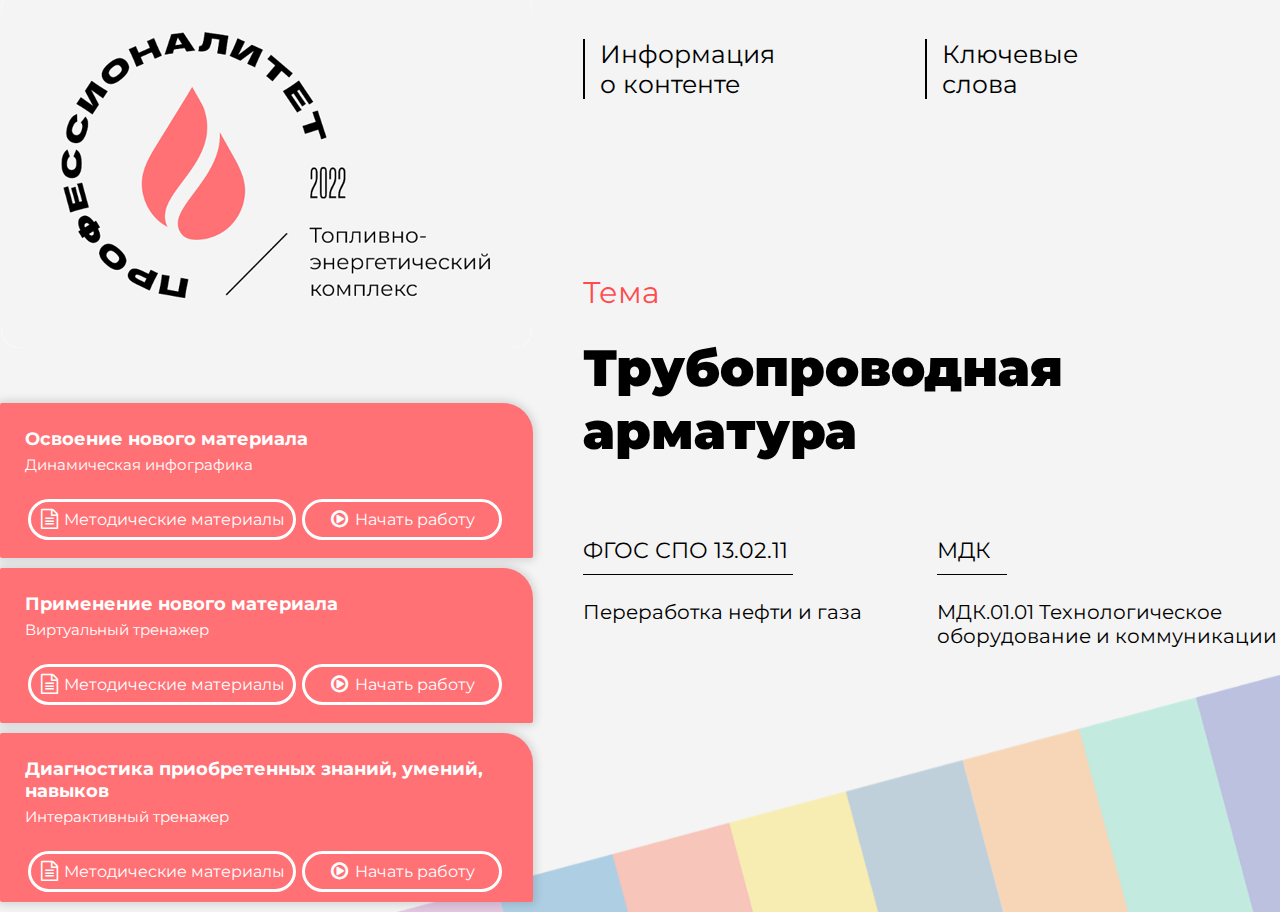
<file: index.html>
<!DOCTYPE html>
<html lang="en">
<head>
    <meta charset="UTF-8">
    <meta name="viewport" content="width=device-width, initial-scale=1.0">
    <title>Главная страница</title>
    <link rel="stylesheet" href="https://cdnjs.cloudflare.com/ajax/libs/font-awesome/4.7.0/css/font-awesome.css" integrity="sha512-5A8nwdMOWrSz20fDsjczgUidUBR8liPYU+WymTZP1lmY9G6Oc7HlZv156XqnsgNUzTyMefFTcsFH/tnJE/+xBg==" crossorigin="anonymous" referrerpolicy="no-referrer" />
    <link rel="stylesheet" href="./styles/style.css">
    <link rel="stylesheet" href="./styles/popup.css">
</head>
<body class="main_viewport" id="#style-10">
    <div class="main_container">
        <img src="content/Profi_logo.png" alt="Profi_logo" class="Profi_logo1">
        <div class="left_side">
            <div class="profi_logo">
                <img src="content/Profi_logo.png" alt="Profi_logo" class="Profi_logo2">
            </div>
            <div class="buttons_content">
                <div class="lern_new_material">
                    <div class="upper_side">
                        <p class="first_word">Освоение нового материала</p>
                        <p class="second_word">Динамическая инфографика</p>
                        <div class="bottom_side">
                            <div class="btn_metod_mat">
                                <a href="#popup3" class="link_metod_mat"><i class="fa fa-file-text-o" aria-hidden="true"></i>
                                    Методические материалы
                                </a>
                            </div>
                            <div class="btn_metod_mat">
                                <a href="./pages/new_material/page_new_mat.html" class="link_metod_mat"><i class="fa fa-play-circle-o" aria-hidden="true"></i>
                                    Начать работу
                                </a>
                            </div>
                        </div>
                    </div>
                </div>
                <div class="practic_new_material">
                    <div class="upper_side">
                        <p class="first_word">Применение нового материала</p>
                        <p class="second_word">Виртуальный тренажер</p>
                        <div class="bottom_side">
                            <div class="btn_metod_mat">
                                <a href="#popup3" class="link_metod_mat"><i class="fa fa-file-text-o" aria-hidden="true"></i>
                                    Методические материалы
                                </a>
                            </div>
                            <div class="btn_metod_mat">
                                <a href="./pages/eom_number_2/index.html" class="link_metod_mat"><i class="fa fa-play-circle-o" aria-hidden="true"></i>
                                    Начать работу
                                </a>
                            </div>
                        </div>
                    </div>
                </div>
                <div class="test_new_material">
                    <div class="upper_side">
                        <p class="first_word">Диагностика приобретенных знаний, умений, навыков</p>
                        <p class="second_word">Интерактивный тренажер</p>
                        <div class="bottom_side">
                            <div class="btn_metod_mat">
                                <a href="#popup4" class="link_metod_mat"><i class="fa fa-file-text-o" aria-hidden="true"></i>
                                    Методические материалы
                                </a>
                            </div>
                            <div class="btn_metod_mat">
                                <a href="./pages/eom_number_3/index.html" class="link_metod_mat"><i class="fa fa-play-circle-o" aria-hidden="true"></i>
                                    Начать работу
                                </a>
                            </div>
                        </div>
                    </div>
                </div>
            </div>
        </div>
        <div class="right_side">
            <div id="upper_right2" class="upper_right">
                <div class="content_info">
                    <a href="#popup1" class="link_content_info">Информация <br>о контенте</br></a>
                </div>
                <div class="key_word">
                    <a href="#popup2" class="link_key_word">Ключевые <br>слова</br></a>
                </div>
            </div>
            <div class="center_right">
                <p class="theme">Тема</p>
                <p class="main_content_name">Трубопроводная <br>арматура</p>
            </div>
            <div class="bottom_right">
                <div class="fgos_and_mdk">
                    <div>
                        <h5 class="fgos">ФГОС СПО 13.02.11</h5>
                        <p class="fgos_text">
                            Переработка нефти и газа
                        </p>
                    </div>
                    <div>
                        <h5 class="mdk">МДК</h5>
                        <p class="mdk_text">
                            МДК.01.01 Технологическое <br>оборудование и коммуникации
                        </p>
                    </div>
                </div>
            </div>
        </div>
    </div>
    <div id="popup1" class="popup">
        <div class="popup_body">
            <div class="popup_content">
                <div class="popup_header">
                    <h3>Информация о контенте</h3>
                    <a href="#" class="close_popup"><i class="fa fa-times-circle fa-2xl" aria-hidden="true"></i></a>
                </div>
                <div class="popup_text">
                    <h3 class="popup_content_header">ФГОС СПО</h3>
                    <p class="popup_tex_content">18.02.09 Переработка нефти и газа</p>
                    <h3 class="popup_content_header">ПОП Профессионалитета</h3>
                    <p class="popup_tex_content">18.02.09 Переработка нефти и газа</p>
                    <h3 class="popup_content_header">Профессиональный модуль</h3>
                    <p class="popup_tex_content">01 Эксплуатация технологического оборудования и коммуникаций</p>
                    <h3 class="popup_content_header">МДК</h3>
                    <p class="popup_tex_content">01.01 Технологическое оборудование и коммуникации</p>
                    <h3 class="popup_content_header">Раздел</h3>
                    <p class="popup_tex_content">Оборудование нефтегазоперерабатывающих производств</p>
                    <h3 class="popup_content_header">Тема</h3>
                    <p class="popup_tex_content">Трубопроводная арматура</p>
                </div>
            </div>
        </div>
    </div>
    <div id="popup2" class="popup">
        <div class="popup_body">
            <div class="popup_content">
                <div class="popup_header">
                    <h3>Ключевые слова</h3>
                    <a href="#" class="close_popup"><i class="fa fa-times-circle fa-2xl" aria-hidden="true"></i></a>
                </div>
                <div class="popup_text">
                    <p class="popup_tex_content key_word_text"><span>Трубопроводная арматура</span> – технические устройства, которые устанавливаются на трубопроводах, технологическом оборудовании и специальных ёмкостях и предназначены для управления потоками рабочих сред путём изменения проходного сечения внутренней части трубопровода.
                    </p>
                    <p class="popup_tex_content key_word_text"><span>Запорная арматура</span> предназначена для полного перекрытия потока рабочей среды - задвижка, запорный клапан, кран и т. п.
                    </p>
                    <p class="popup_tex_content key_word_text"><span>Регулирующая арматура</span> предназначена для управления потоками жидкостей и газа.
                    </p>
                    <p class="popup_tex_content key_word_text"><span>Предохранительная арматура</span> необходима для своевременного сброса или изменения движения потока рабочей среды при избыточном давлении в рабочей системе.
                    </p>
                    <p class="popup_tex_content key_word_text"><span>Клапаны</span> – предназначены для контроля и регулирования движения жидкостей и газов в трубопроводе
                    </p>
                    <p class="popup_tex_content key_word_text"><span>Контрольные устройства</span>, используются для контроля за характеристиками рабочей среды в момент замера показателей.
                    </p>
                </div>
            </div>
        </div>
    </div>
    <div id="popup3" class="popup">
        <div class="popup_body">
            <div class="popup_content">
                <div class="popup_header">
                    <h3>Рекомендации для обучающегося (самостоятельная работа)</h3>
                    <a href="#" class="close_popup"><i class="fa fa-times-circle fa-2xl" aria-hidden="true"></i></a>
                </div>
                <div class="popup_text">
                    <ul class="popup_method_list">
                        <li>Запустите виртуальный тренажер по теме «Трубопроводная арматура»</li>
                        <li>В ходе практической работы выполните тренировочные задания, которые помогут освоить новый материал</li>
                        <li>В процессе интерактивного взаимодействия с тренажером познакомьтесь с внешним видом основных узлов трубопроводной арматуры, а также с правилами ее безопасной эксплуатации и технического обслуживания</li>
                        <li>Уделите особое внимание правильной организации рабочего места</li>
                        <li>Проведите практическую работу с виртуальным оборудованием и фиксацией ее результатов в ЭОМ</li>
                        <li>Выполните тренировочные задания на проверку первичного освоения материала</li>
                        <li>При выполнении заданий обратите внимание на рекомендации преподавателя</li>
                        <li>Сформулируйте конечный результат своей работы</li>
                        <li>При возникновении ошибок возвращайтесь к повторному изучению теоретического материала</li>
                    </ul>
                </div>
            </div>
        </div>
    </div>
    <div id="popup4" class="popup">
        <div class="popup_body">
            <div class="popup_content">
                <div class="popup_header">
                    <h3>Рекомендации для обучающегося (самостоятельная работа)</h3>
                    <a href="#" class="close_popup"><i class="fa fa-times-circle fa-2xl" aria-hidden="true"></i></a>
                </div>
                <div class="popup_text">
                    <ul class="popup_method_list">
                        <li>Запустите интерактивный тренажер по теме «Трубопроводная арматура».</li>
                        <li>Последовательно ознакомьтесь с условиями учебной задачи.</li>
                        <li>Выполните задания интерактивного тренажера. Обратите внимание на отсутствие подсказок и ограниченное число попыток.</li>
                        <li>При выполнении заданий обратите внимание на рекомендации преподавателя.</li>
                        <li>Осуществите самопроверку и предварительную оценку.</li>
                        <li>Используйте технологию пошагового контроля по результату за каждое задание.</li>

                        <li>Выполните тренировочные задания на проверку приобретенных знаний, умений и навыков (выбрать из списка, указать количество):
                            <ul class="list_second_level">
                                <li>интерактивное задание с выбором одного правильного ответа</li>
                                <li>интерактивное задание с выбором нескольких правильных ответов</li>
                                <li>интерактивное задание на установление соответствия</li>
                            </ul>
                        </li>
                        <li>Сформулируйте конечный результат своей работы</li>
                        <li>При возникновении ошибок возвращайтесь к повторному изучению теоретического материала</li>
                    </ul>
                </div>
            </div>
        </div>
    </div>
</body>
</html>
</file>
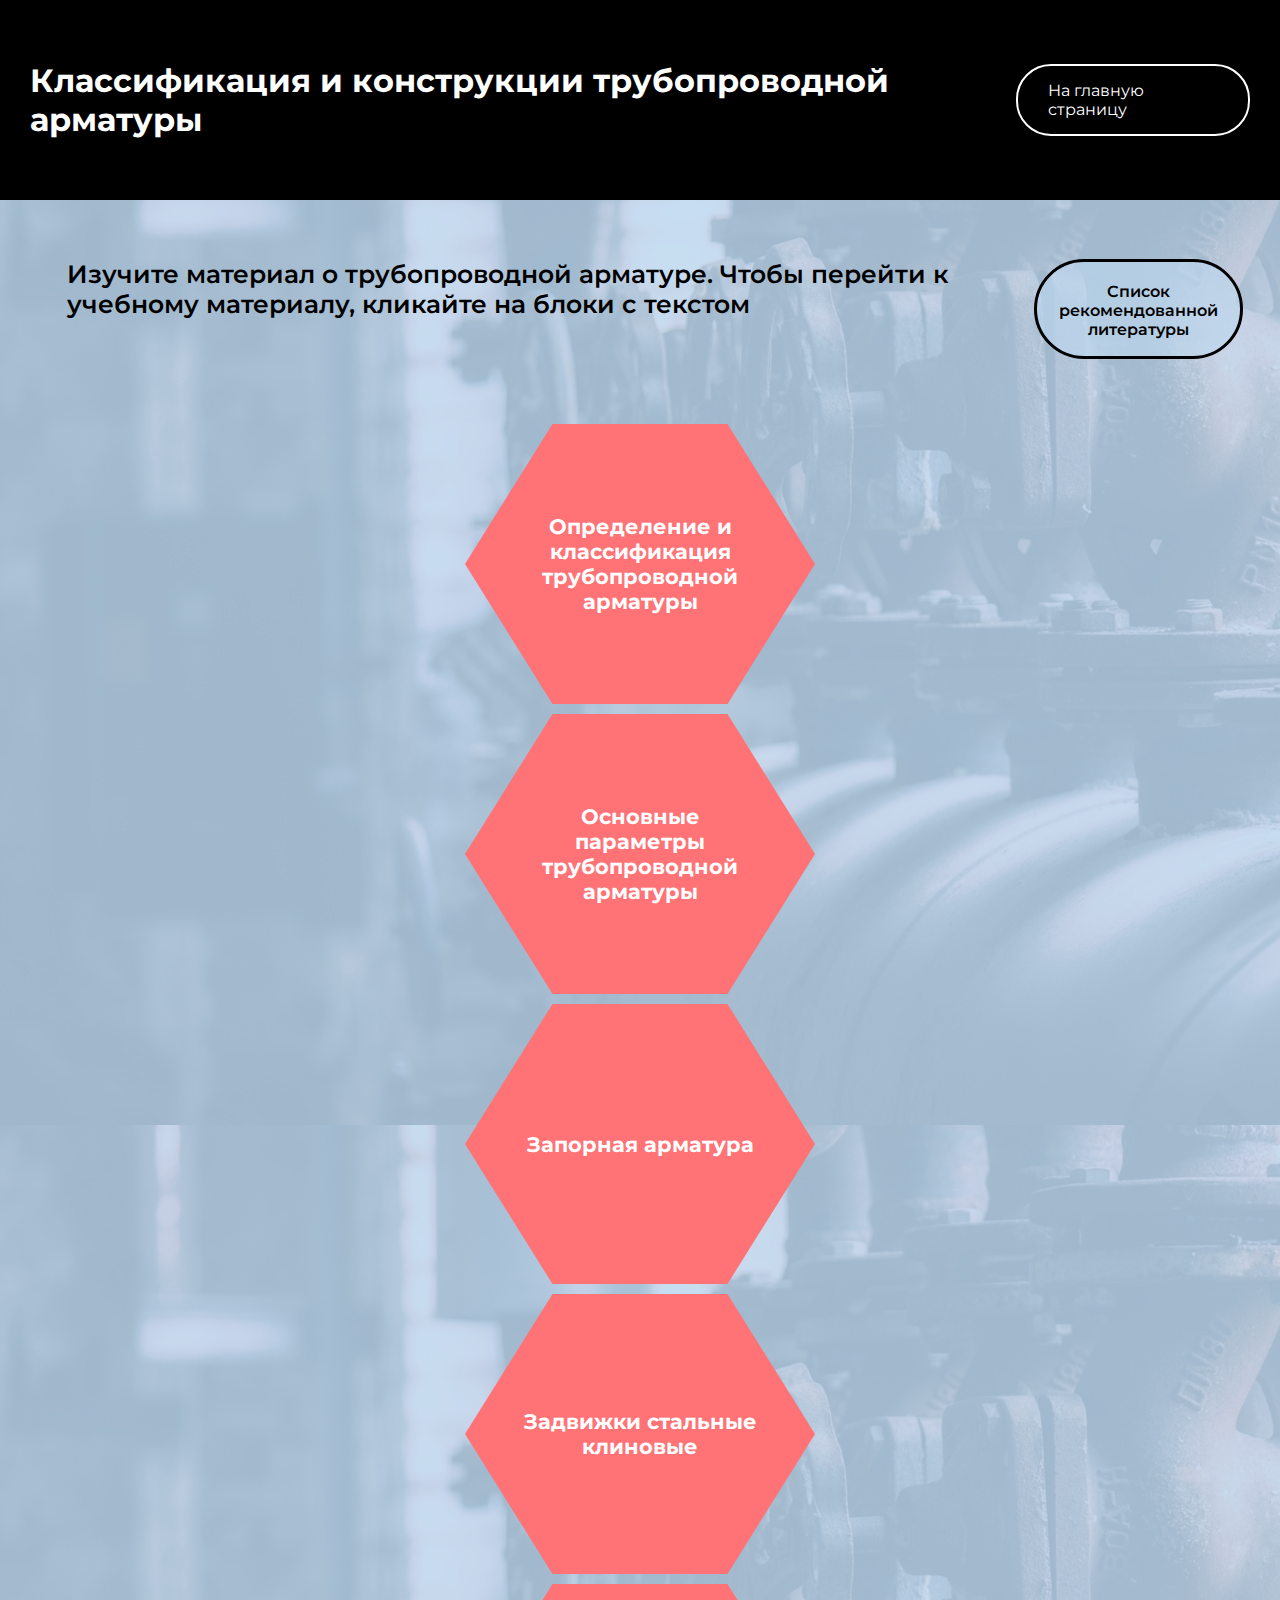
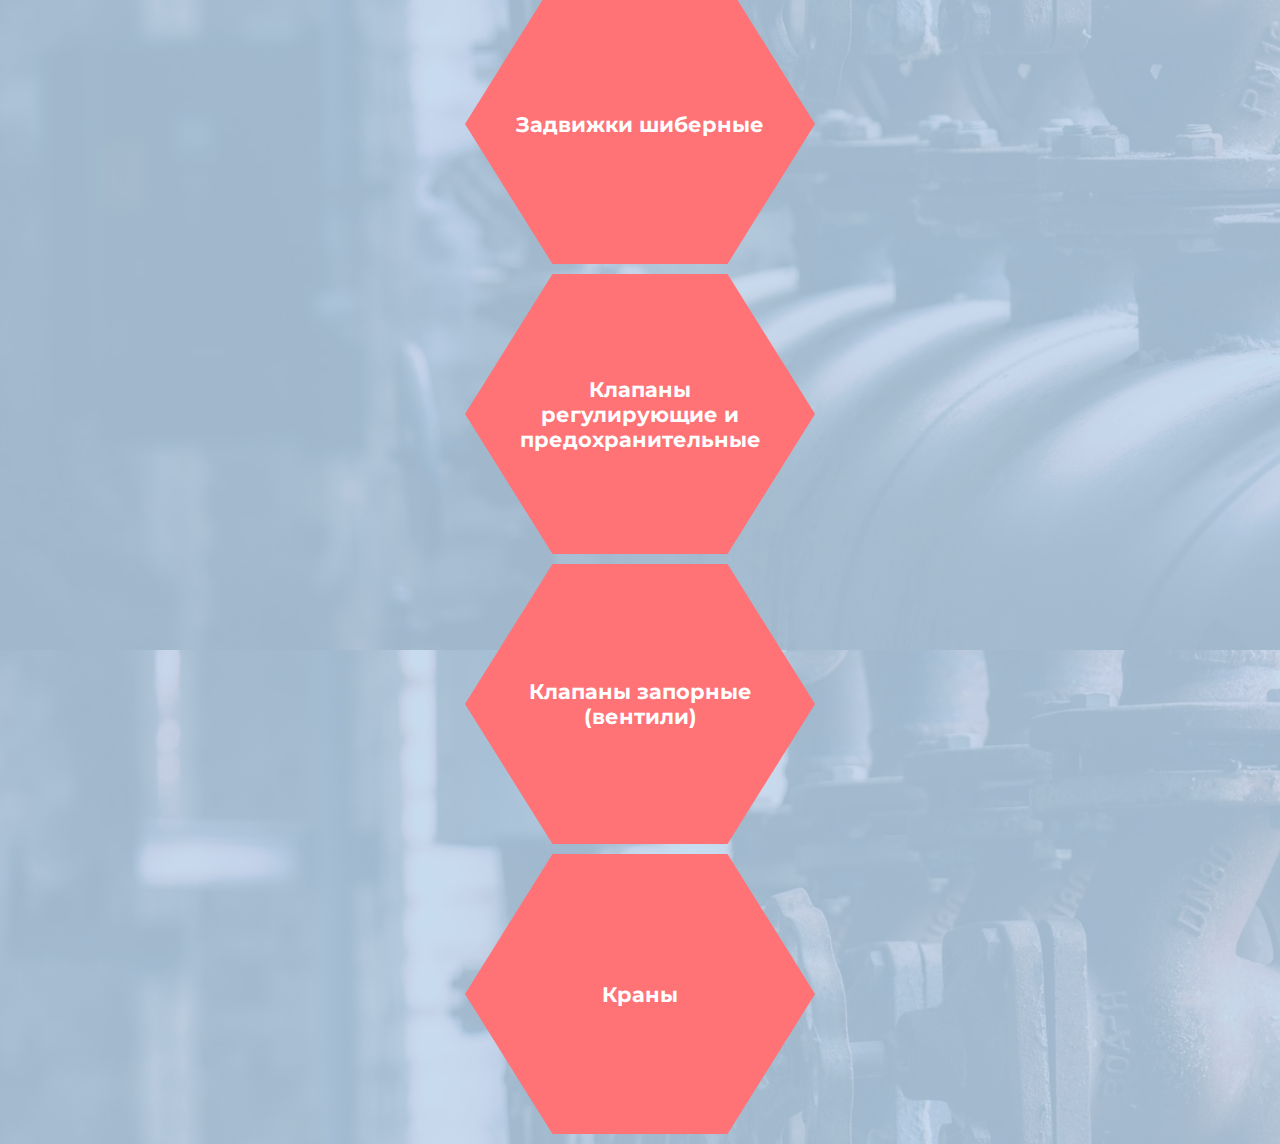
<file: pages/new_material/page_new_mat.html>
<!DOCTYPE html>
<html lang="en">
<head>
    <meta charset="UTF-8">
    <meta name="viewport" content="width=device-width, initial-scale=1.0">
    <link rel="stylesheet" href="https://cdnjs.cloudflare.com/ajax/libs/font-awesome/4.7.0/css/font-awesome.css" integrity="sha512-5A8nwdMOWrSz20fDsjczgUidUBR8liPYU+WymTZP1lmY9G6Oc7HlZv156XqnsgNUzTyMefFTcsFH/tnJE/+xBg==" crossorigin="anonymous" referrerpolicy="no-referrer" />
    <title>Динамическая инфографика</title>
    <link rel="stylesheet" href="./styles/main.css">
    <link rel="stylesheet" href="./styles/popup.css">
</head>
<body>
    <div class="main_window">
        <div class="black_header">
            <h1>Классификация и конструкции трубопроводной арматуры</h1>
            <a href="../../index.html">На главную страницу</a>
        </div>
        <div class="container">
            <div class="left_side">
                <p>Изучите материал о трубопроводной арматуре. Чтобы перейти к учебному материалу, кликайте на блоки с текстом</p>
                <a href="#popup1">Список рекомендованной <br>литературы</a>
            </div>
    
            <div class="hexagon_menu">
                <div class="first_column">
                    <a href="../new_material/pages/theme_1/theme_1.html" class="hexagon_link">
                        <div class="hexagon">
                            <h3>
                                Определение и классификация трубопроводной арматуры
                            </h3>
                        </div>
                    </a>
                </div>
                <div class="second_column">
                    <a href="../new_material/pages/theme_2/theme_2.html" class="hexagon_link">
                        <div class="hexagon">
                            <h3>
                                Основные параметры трубопроводной арматуры
                            </h3>
                        </div>
                    </a>
                    <a href="./pages/theme_5/theme_5.html" class="hexagon_link">
                        <div class="hexagon">
                            <h3>
                                Запорная арматура
                            </h3>
                        </div>
                    </a>
                </div>
                <div class="third_column">
                    <a href="./pages/theme_3/theme_3.html" class="hexagon_link">
                        <div class="hexagon">
                            <h3>
                                Задвижки стальные клиновые
                            </h3>
                        </div>
                    </a>
                    <a href="./pages/theme_4/theme_4.html" class="hexagon_link">
                        <div class="hexagon">
                            <h3>
                                Задвижки шиберные
                            </h3>
                        </div>
                    </a>
                </div>
                <div class="fourth_column">
                    <a href="./pages/theme_6/theme_6.html" class="hexagon_link">
                        <div class="hexagon">
                            <h3>
                                Клапаны регулирующие и предохранительные
                            </h3>
                        </div>
                    </a>
                    <a href="./pages/theme_7/theme_7.html" class="hexagon_link">
                        <div class="hexagon">
                            <h3>
                                Клапаны запорные (вентили)
                            </h3>
                        </div>
                    </a>
                </div>
                <div class="fifth_column">
                    <a href="./pages/theme_8/theme_8.html" class="hexagon_link">
                        <div class="hexagon">
                            <h3>
                                Краны
                            </h3>
                        </div>
                    </a>
                </div>
            </div>
            <div class="right_side">
                <img src="./content/drop_logo.png" alt="drop_logo">
            </div>

            <div id="popup1" class="popup">
                <div class="popup_body">
                    <div class="popup_content">
                        <div class="popup_header">
                            <h3>Список рекомендованной литературы</h3>
                            <a href="#" class="close_popup"><i class="fa fa-times-circle fa-2xl" aria-hidden="true"></i></a>
                        </div>
                        <div class="popup_text">
                            <ol>
                                <li>ГОСТ 24856–2014 Арматура трубопроводная. Термины и определения</li>
                                <li>ГОСТ 28338–89 Соединения трубопроводов и арматура. Проходы условные (размеры номинальные)</li>
                                <li>Мустафин Ф.М., Гумеров А.Г., Мугалимов Ф.М. Трубопроводная арматура. Учебное пособие для вузов. – Уфа: УГНТУ, 2010.</li>
                                <li>Официальный сайт ЗАО «НПФ» Центральное конструкторское бюро арматуростроения <a href="http://ckba.ru/about/">http://ckba.ru/about/</a> </li>
                                <li>ТУ 3741-001-49652808-2000</li>
                                <li><a href="http://www.gazportal.ru/info/articles/prom-armatura/">http://www.gazportal.ru/info/articles/prom-armatura/</a></li>
                            </ol>
                        </div>
                    </div>
                </div>
            </div>
        </div>
    </div>
</body>
</html>
</file>
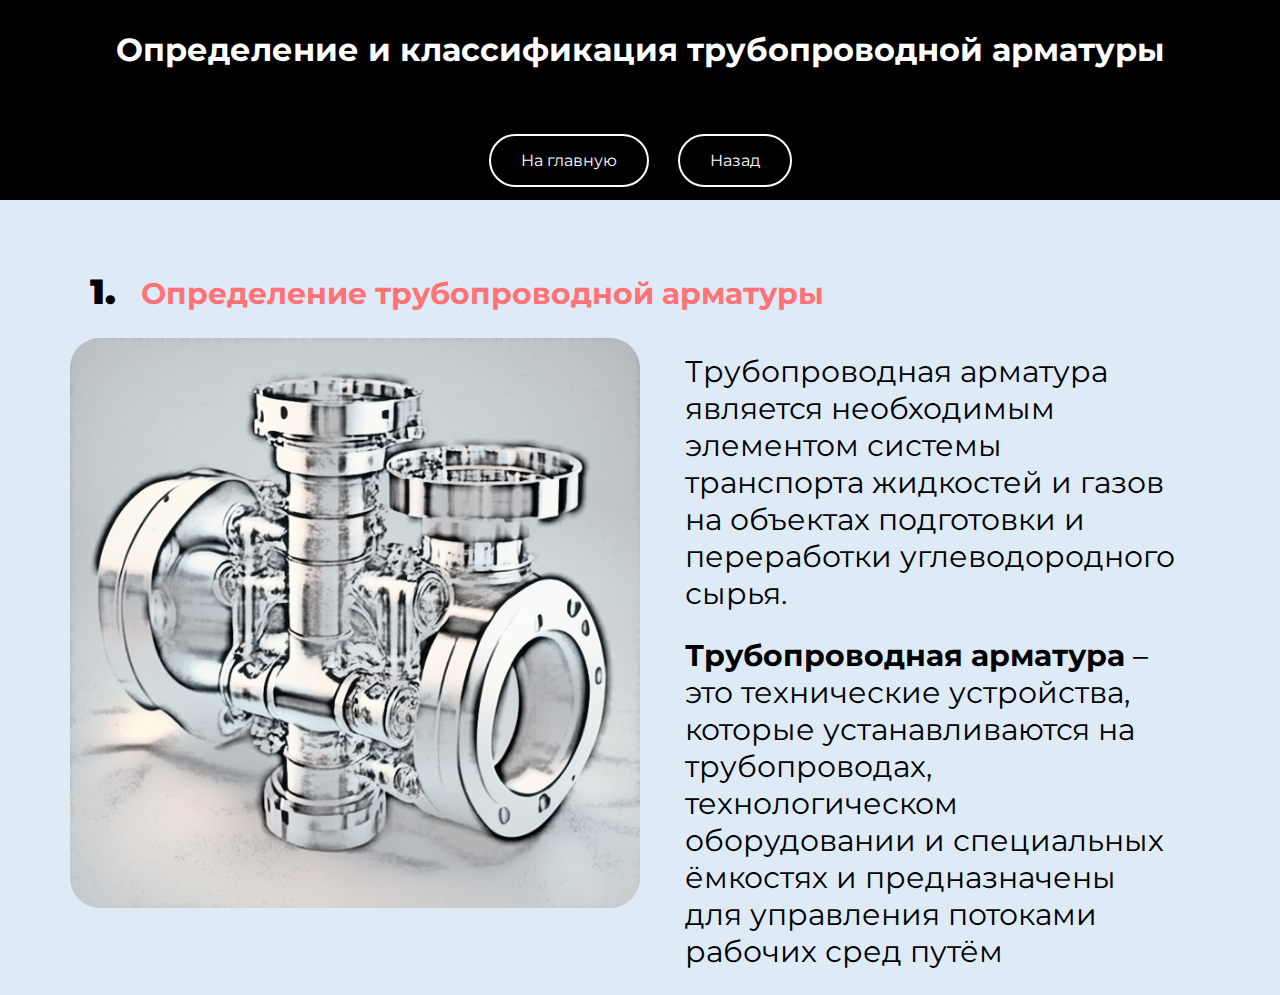
<file: pages/new_material/pages/theme_1/theme_1.html>
<!DOCTYPE html>
<html lang="en">
<head>
    <meta charset="UTF-8">
    <meta name="viewport" content="width=device-width, initial-scale=1.0">
    <title>Определение и классификация трубопроводной арматуры</title>
    <link rel="stylesheet" href="https://cdnjs.cloudflare.com/ajax/libs/font-awesome/4.7.0/css/font-awesome.css" integrity="sha512-5A8nwdMOWrSz20fDsjczgUidUBR8liPYU+WymTZP1lmY9G6Oc7HlZv156XqnsgNUzTyMefFTcsFH/tnJE/+xBg==" crossorigin="anonymous" referrerpolicy="no-referrer" />
    <link rel="stylesheet" href="../theme_1/styles/styles.css">
    <link rel="stylesheet" href="../theme_1/styles/popup.css">
</head>
<body class="main_viewport">
    <div class="container">
        <div class="black_header">
            <h1>Определение и классификация трубопроводной арматуры</h1>
            <div class="link_backward">
                <a href="../../../../index.html">На главную</a>
                <a href="../../page_new_mat.html">Назад</a>
            </div>
        </div>
        <div class="main_window">
            <div class="general_side">
                <div class="content">
                    <h2><span>1.</span>Определение трубопроводной арматуры</h2>
                    <div class="first_part">
                        <img src="../theme_1/styles/arm_1.png" alt="Arm_img">
                        <div class="text_content">
                            <p>Трубопроводная арматура является необходимым элементом системы транспорта жидкостей и газов на объектах подготовки и переработки углеводородного сырья.</p>
                            <p><span>Трубопроводная арматура</span> – это технические устройства, которые устанавливаются на трубопроводах, технологическом оборудовании и специальных ёмкостях и предназначены для управления потоками рабочих сред путём изменения проходного сечения внутренней части трубопровода.
                            </p>
                            <p>Так же эти устройства обеспечивают контроль давления жидкостей и газов.</p>
                            <p class="last_paragraph">Одним из основных требований к трубопроводной арматуре является обеспечение плавного и последовательного движения потока по трубопроводам без нарушения технологического процесса перекачки.
                            </p>
                        </div>
                    </div>
                    <h2 class="second_theme"><span>2.</span>Классификация трубопроводной арматуры</h2>
                    <div class="second_part">
                        <img src="../theme_1/styles/arm_2.png" alt="Arm_img_2">
                        <div class="anim_buttons">
                            <h4>Основной признак классификации трубопроводной <br>арматуры – по функциональному назначению</h4>
                            <div class="buttons_part">
                                <div class="first_row">
                                    <a href="#zap_arm">
                                        <div>
                                            <p>1. Запорная</p><br>
                                            <img src="../theme_1/styles/play_icon.png" alt="play_icon">
                                        </div>
                                    </a>
                                    <a href="#reg_arm">
                                        <div>
                                            <p>2. Регулирующая</p><br>
                                            <img src="../theme_1/styles/play_icon.png" alt="play_icon">
                                        </div>
                                    </a>
                                </div>
                                <div class="second_row">
                                    <a href="#pred_arm">
                                        <div>
                                            <p>3. Предохранительная</p><br>
                                            <img src="../theme_1/styles/play_icon.png" alt="play_icon">
                                        </div>
                                        
                                    </a>
                                    <a href="#sec_arm">
                                        <div>
                                            <p>4. Защитная</p><br>
                                            <img src="../theme_1/styles/play_icon.png" alt="play_icon">
                                        </div>
                                    </a>
                                </div>
                            </div>
                        </div>
                    </div>
                    <div class="third_part">
                        <h4>
                            В технологической схеме установок для переработки углеводородного сырья применяются следующие виды трубопроводной арматуры:
                        </h4>
                        <ol>
                            <li>Запорная арматура (ЗА): для полного перекрытия потока рабочей среды (задвижка, кран, запорный клапан и т. п.).</li>
                            <li>Регулирующая арматура: для управления потоками жидкостей и газа.</li>
                            <li>Предохранительная арматура: для своевременного сброса или изменения движения потока рабочей среды при избыточном давлении в рабочей системе.</li>
                            <li>Контрольные устройства, используются для контроля за характеристиками рабочей среды в момент замера показателей.</li>
                        </ol>
                    </div>
                </div>
            </div>
        </div>
        <div id="zap_arm" class="popup">
            <div class="popup_body">
                <div class="popup_content">
                    <div class="popup_header">
                        <h3> </h3>
                        <a href="#" class="close_popup"><i class="fa fa-times-circle fa-2xl" aria-hidden="true"></i></a>
                    </div>
                    <div class="popup_text">
                        <img src="../theme_1/styles/zap_arm.png" alt="zap_arm">
                    </div>
                </div>
            </div>
        </div>
        <div id="reg_arm" class="popup">
            <div class="popup_body">
                <div class="popup_content">
                    <div class="popup_header">
                        <h3> </h3>
                        <a href="#" class="close_popup"><i class="fa fa-times-circle fa-2xl" aria-hidden="true"></i></a>
                    </div>
                    <div class="popup_text">
                        <img src="../theme_1/styles/reg_arm.png" alt="reg_arm">
                    </div>
                </div>
            </div>
        </div>
        <div id="pred_arm" class="popup">
            <div class="popup_body">
                <div class="popup_content">
                    <div class="popup_header">
                        <h3> </h3>
                        <a href="#" class="close_popup"><i class="fa fa-times-circle fa-2xl" aria-hidden="true"></i></a>
                    </div>
                    <div class="popup_text">
                        <img src="../theme_1/styles/pred_arm.png" alt="pred_arm" loop="infinite">
                    </div>
                </div>
            </div>
        </div>
        <div id="sec_arm" class="popup">
            <div class="popup_body">
                <div class="popup_content">
                    <div class="popup_header">
                        <h3> </h3>
                        <a href="#" class="close_popup"><i class="fa fa-times-circle fa-2xl" aria-hidden="true"></i></a>
                    </div>
                    <div class="popup_text">
                        <img src="../theme_1/styles/sec_arm.png" alt="sec_arm">
                    </div>
                </div>
            </div>
        </div>
    </div>
</body>
</html>
</file>
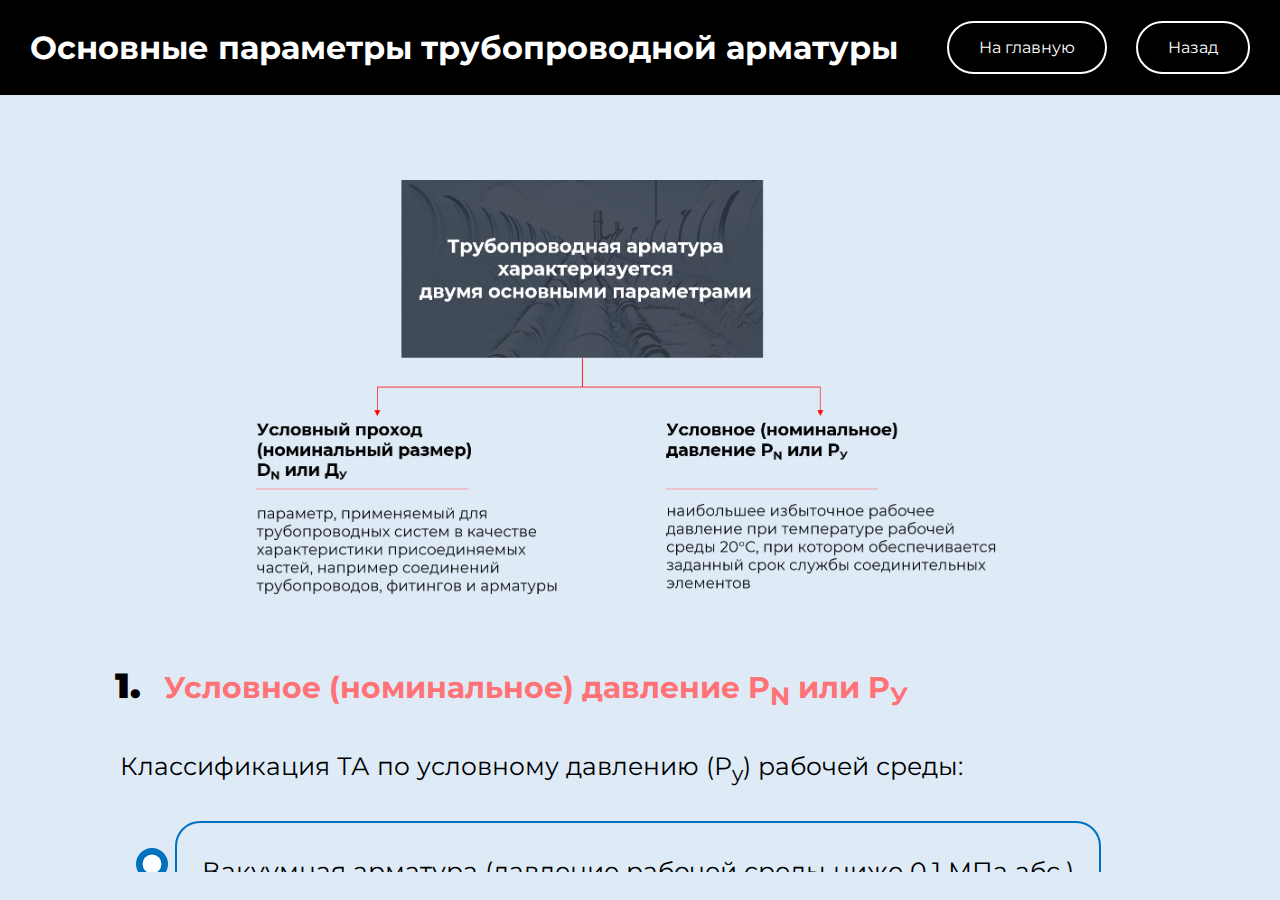
<file: pages/new_material/pages/theme_2/theme_2.html>
<!DOCTYPE html>
<html lang="en">
<head>
    <meta charset="UTF-8">
    <meta name="viewport" content="width=device-width, initial-scale=1.0">
    <title>Основные параметры трубопроводной арматуры</title>
    <link rel="stylesheet" href="./styles/style.css">
</head>
<body>
    <div class="container">
        <div class="black_header">
            <h1>Основные параметры трубопроводной арматуры</h1>
            <div class="link_backward">
                <a href="../../../../index.html">На главную</a>
                <a href="../../page_new_mat.html">Назад</a>
            </div>
        </div>
        <div class="content">
            <div class="main_window">
                <div class="first_part">
                    <img src="../theme_2/styles/shema_1.png" alt="shema_1">
                </div>
                <div class="second_part">
                    <h4><span>1.</span> Условное (номинальное) давление P<sub>N</sub> или P<sub>У</sub></h4>
                    <p>Классификация ТА по условному давлению (Р<sub>y</sub>) рабочей среды:</p>
                    <ul>
                        <li>Вакуумная арматура (давление рабочей среды ниже 0,1 МПа абс.)</li>
                        <li>Низкого давления (0-1,5 МПа)</li>
                        <li>Среднего давления (1,5-10 МПа)</li>
                        <li>Высокого давления (10-80 МПа)</li>
                        <li>Сверхвысокого давления (80 и более МПа)</li>
                    </ul>
                </div>
                <div class="table_part">
                    <h5>Конструктивные типы арматуры</h5>
                    <p>(в зависимости от способа перекрытия потока среды)</p>
                    <table class="iksweb">
                        <tbody>
                            <tr>
                                <td class="first_stroke">Тип арматуры</td>
                                <td class="first_stroke second_row" colspan="2">Краткая характеристика</td>
                            </tr>
                            <tr>
                                <td class="first_row" rowspan="2">Кран</td>
                                <td class="litle_big">Малая/малое</td>
                                <td class="table_data">строительная высота<br>
                                    время открывания и закрывания<br>
                                    гидравлическое сопротивление</td>
                            </tr>
                            <tr>
                                <td class="litle_big">Большие</td>
                                <td class="table_data">крутящие моменты, необходимые для управления</td>
                            </tr>
                            <tr>
                                <td class="first_row" rowspan="2">Задвижка</td>
                                <td class="litle_big">Малая/малое</td>
                                <td class="table_data">строительная длина, большая строительная высота<br>
                                    гидравлическое сопротивление
                                    </td>
                            </tr>
                            <tr>
                                <td class="litle_big">Большой/большое</td>
                                <td class="table_data">ход затвора<br>
                                    время открывания и закрывания
                                    </td>
                            </tr>
                            <tr>
                                <td class="first_row" rowspan="2">Задвижка шланговая</td>
                                <td class="litle_big">Малая/малое</td>
                                <td class="table_data">время открывания и закрывания<br>
                                    гидравлическое сопротивление
                                    </td>
                            </tr>
                            <tr>
                                <td class="litle_big">Большая</td>
                                <td class="table_data">строительная длина, малая строительная высота</td>
                            </tr>
                            <tr>
                                <td class="first_row" rowspan="2">Затвор дисковый</td>
                                <td class="litle_big">Малые/малое</td>
                                <td class="table_data">габаритные размеры и масса <br>
                                    время открывания и закрывания
                                    </td>
                            </tr>
                            <tr>
                                <td class="litle_big">Незначительное</td>
                                <td class="table_data">гидравлическое сопротивление</td>
                            </tr>
                            <tr>
                                <td class="first_row" rowspan="2">Клапан</td>
                                <td class="litle_big">Малый</td>
                                <td class="table_data">ход затвора, малое время открывания и закрывания</td>
                            </tr>
                            <tr>
                                <td class="litle_big">Большая/большое</td>
                                <td class="table_data">строительная длина <br>
                                    гидравлическое сопротивление
                                    </td>
                            </tr>
                            <tr>
                                <td class="first_row" rowspan="2">Мембранный клапан</td>
                                <td class="litle_big">Малый/малая/малое</td>
                                <td class="table_data">ход затвора <br>
                                    строительная высота <br>
                                    время открывания и закрывания <br>
                                    </td>
                            </tr>
                            <tr>
                                <td class="litle_big">Большая/большое</td>
                                <td class="table_data">строительная длина <br>
                                    гидравлическое сопротивление
                                    </td>
                            </tr>
                        </tbody>
                    </table>
                    <div class="second_part">
                        <h4><span>2.</span> Способы присоединения арматуры к трубопроводу</h4>
                        <div class="table">
                            <table class="second_table" cellspacing="0" cellpadding="0">
                                <tbody>
                                    <tr>
                                        <td>
                                            <img class="arrows_image" src="./styles/arrows.png" alt="arrows">
                                        </td>
                                        <td class="litle_big2">муфтовый</td>
                                        <td>
                                            <div class="inside_table">
                                                <img class="arrow_marker" src="./styles/arrow_marker.png" alt="arrow_marker">
                                                <p>
                                                    Наиболее распространенный способ соединения, т.к. фланцевые соединения отличаются прочностью и надежностью
                                                </p>
                                            </div>
                                        </td>
                                    </tr>
                                    <tr>
                                        <td>
                                            <img class="arrows_image" src="./styles/arrows.png" alt="arrows">
                                        </td>
                                        <td class="litle_big2">применение ниппелей</td>
                                        <td>
                                            <div class="inside_table">
                                                <img class="arrow_marker" src="./styles/arrow_marker.png" alt="arrow_marker">
                                                <p>
                                                    Способ применим на трубопроводах небольшого диаметра (5-20 мм) с толщиной стенок до 0,5 мм 
                                                </p>
                                            </div>
                                        </td>
                                    </tr>
                                    <tr>
                                        <td>
                                            <img class="arrows_image" src="./styles/arrows.png" alt="arrows">
                                        </td>
                                        <td class="litle_big2">под приварку</td>
                                        <td>
                                            <div class="inside_table">
                                                <img class="arrow_marker" src="./styles/arrow_marker.png" alt="arrow_marker">
                                                <p>
                                                    Соединение арматуры и трубопровода посредством качественной сварки предполагает абсолютную герметичность соединений, но может вызвать проблемы при ремонте или замене элементов арматуры
                                                </p>
                                            </div>
                                        </td>
                                    </tr>
                                    <tr>
                                        <td>
                                            <img class="arrows_image" src="./styles/arrows.png" alt="arrows">
                                        </td>
                                        <td class="litle_big2">при помощи гаек и шпилек</td>
                                        <td>
                                            <div class="inside_table">
                                                <img class="arrow_marker" src="./styles/arrow_marker.png" alt="arrow_marker">
                                                <p>
                                                    Производится крепление стяжной арматуры к трубопроводу
                                                </p>
                                            </div>
                                        </td>
                                    </tr>
                                    <tr>
                                        <td>
                                            <img class="arrows_image" src="./styles/arrows.png" alt="arrows">
                                        </td>
                                        <td class="litle_big2">фланцевый</td>
                                        <td>
                                            <div class="inside_table">
                                                <img class="arrow_marker" src="./styles/arrow_marker.png" alt="arrow_marker">
                                                <p>
                                                    Фланцевый способ соединения предполагает многократный монтаж/демонтаж арматуры и эксплуатацию системы при условии широкого диапазона рабочих давлений и проходов, но в вместе с тем и ослабление креплении, а так же потерю герметичности соединения
                                                </p>
                                            </div>
                                        </td>
                                    </tr>
                                    <tr>
                                        <td>
                                            <img class="arrows_image" src="./styles/arrows.png" alt="arrows">
                                        </td>
                                        <td class="litle_big2">на наружной резьбе с буртиком под уплотнение</td>
                                        <td>
                                            <div class="inside_table">
                                                <img class="arrow_marker" src="./styles/arrow_marker.png" alt="arrow_marker">
                                                <p>
                                                    Цапковая арматура крепится к трубопроводу производится на наружной резьбе с буртиком под уплотнение
                                                </p>
                                            </div>
                                        </td>
                                    </tr>
                                    <tr>
                                        <td>
                                            <img class="arrows_image" src="./styles/arrows_end.png" alt="arrows">
                                        </td>
                                        <td class="litle_big2">при помощи штуцеров</td>
                                        <td>
                                            <div class="inside_table">
                                                <img class="arrow_marker" src="./styles/arrow_marker.png" alt="arrow_marker">
                                                <p>
                                                    Крепится к трубопроводу штуцерная арматура
                                                </p>
                                            </div>
                                        </td>
                                    </tr>
                                </tbody>
                            </table>
                        </div>
                    </div>
                </div>
            </div>
        </div>
    </div>
</body>
</html>
</file>
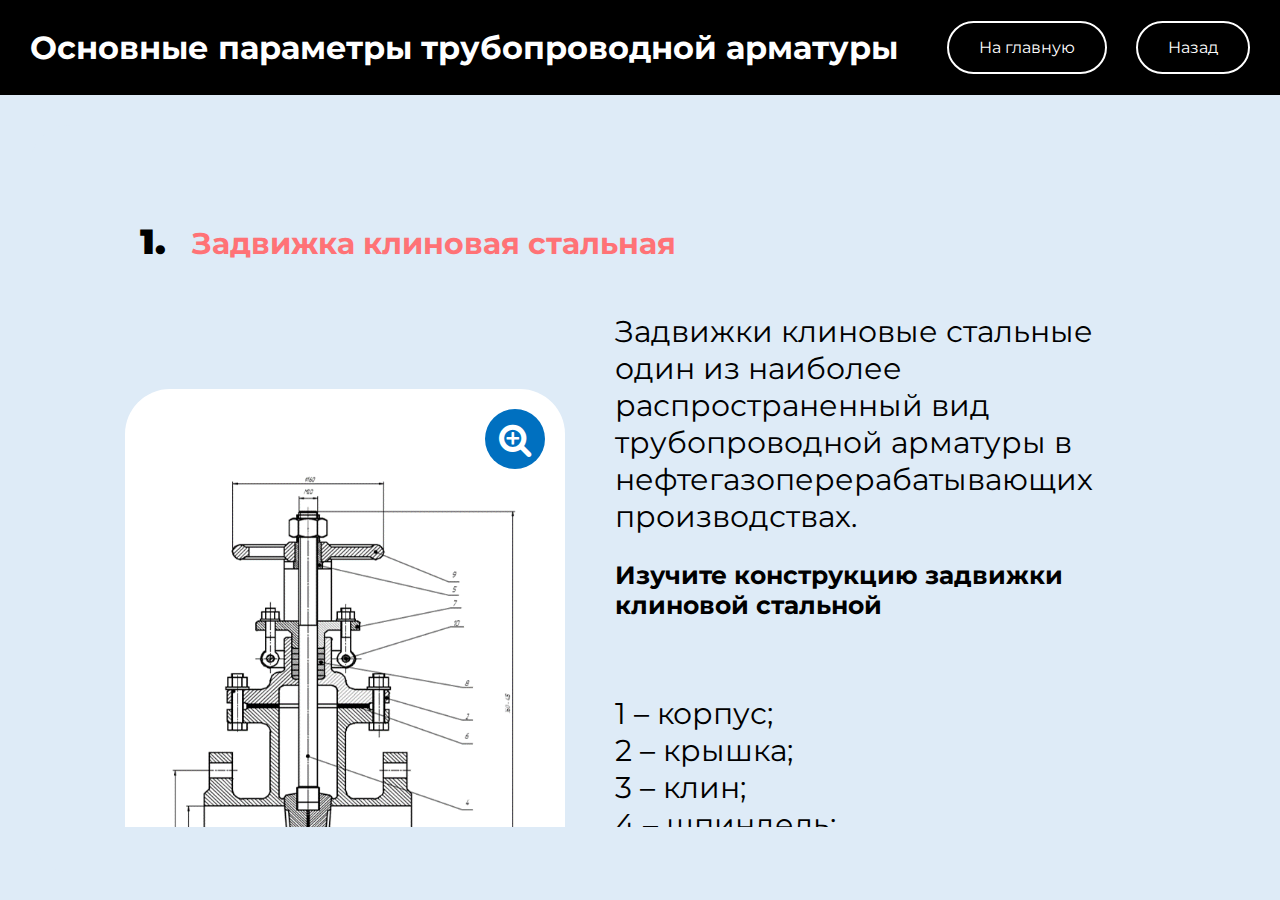
<file: pages/new_material/pages/theme_3/theme_3.html>
<!DOCTYPE html>
<html lang="en">
<head>
    <meta charset="UTF-8">
    <meta name="viewport" content="width=device-width, initial-scale=1.0">
    <title>Задвижки стальные клиновые</title>
    <link rel="stylesheet" href="https://cdnjs.cloudflare.com/ajax/libs/font-awesome/4.7.0/css/font-awesome.css" integrity="sha512-5A8nwdMOWrSz20fDsjczgUidUBR8liPYU+WymTZP1lmY9G6Oc7HlZv156XqnsgNUzTyMefFTcsFH/tnJE/+xBg==" crossorigin="anonymous" referrerpolicy="no-referrer" />
    <link rel="stylesheet" href="./styles/style.css">
    <link rel="stylesheet" href="./styles/popup.css">
</head>
<body>
    <div class="container">
        <div class="black_header">
            <h1>Основные параметры трубопроводной арматуры</h1>
            <div class="link_backward">
                <a href="../../../../index.html">На главную</a>
                <a href="../../page_new_mat.html">Назад</a>
            </div>
        </div>
        <div class="main_window">
            <div class="content">
                <div class="first_part">
                    <h4><span>1. </span>Задвижка клиновая стальная</h4>
                    <div class="shema_arm">
                        <div class="image_part">
                            <a href="#popup1"><i class="fa fa-search-plus" aria-hidden="true"></i></a>
                            <img src="./styles/drawning_arm.png" alt="drawning_arm">
                        </div>
                        <div class="text_part">
                            <p>
                                Задвижки клиновые стальные один из наиболее распространенный вид трубопроводной арматуры в нефтегазоперерабатывающих производствах. 
                                <h1>Изучите конструкцию задвижки клиновой стальной</h1>
                            </p>
                            <p>
                                1 – корпус;<br>
                                2 – крышка; <br>
                                3 – клин; <br>
                                4 – шпиндель; <br>
                                5 – гайка шпинделя; <br> 
                                6 – прокладка; <br>
                                7 – фланец сальника; <br> 
                                8 – набивка сальника; <br>
                                9 – маховик; <br>
                                10 – ось. <br>
                            </p>
                        </div>
                    </div>
                </div>
                <div class="second_part">
                    <h4><span>2. </span>Задвижка клиновая стальная 30с41нж Ру16 Ду 50-350</h4>
                    <div class="shema_arm_2">
                        <div class="image_part_2" id="shema_draw_1">
                            <a href="#popup2"><i class="fa fa-search-plus" aria-hidden="true"></i></a>
                            <img src="./styles/drawning_arm2.jpg" alt="drawning_arm2">
                        </div>
                    </div>
                </div>
                <div class="second_part">
                    <h4><span>3. </span>Преимущества и недостатки задвижек</h4>
                    <div class="table_plus_minus">
                       <div class="first_table">
                            <table class="iksweb">
                                <tbody>
                                    <tr>
                                        <th colspan="2">Преимущества</th>
                                    </tr>
                                    <tr>
                                        <td><img src="./styles/plus_marker.png" alt="plus_marker"></td>
                                        <td class="td_text">незначительное гидравлическое сопротивление при полностью открытом проходе</td>
                                    </tr>
                                    <tr>
                                        <td><img src="./styles/plus_marker.png" alt="plus_marker"></td>
                                        <td class="td_text">отсутствие поворотов рабочей среды</td>
                                    </tr>
                                    <tr>
                                        <td><img src="./styles/plus_marker.png" alt="plus_marker"></td>
                                        <td class="td_text">простота обслуживания</td>
                                    </tr>
                                    <tr>
                                        <td><img src="./styles/plus_marker.png" alt="plus_marker"></td>
                                        <td class="td_text">относительно небольшая строительная длина</td>
                                    </tr>
                                    <tr>
                                        <td><img src="./styles/plus_marker.png" alt="plus_marker"></td>
                                        <td class="td_text">возможность подачи среды в любом направлении</td>
                                    </tr>
                                </tbody>
                            </table>
                       </div>
                       <div class="second_table">
                            <table class="iksweb2">
                                <tbody>
                                    <tr>
                                        <th colspan="2">Недостатки</th>
                                    </tr>
                                    <tr>
                                        <td><img src="./styles/minus_marker.png" alt="minus_marker"></td>
                                        <td class="td_text2">невозможность применения для сред с кристаллизирующимися включениями</td>
                                    </tr>
                                    <tr>
                                        <td><img src="./styles/minus_marker.png" alt="minus_marker"></td>
                                        <td class="td_text2">небольшой допускаемый перепад давлений на затворе (по сравнению с вентилями)</td>
                                    </tr>
                                    <tr>
                                        <td><img src="./styles/minus_marker.png" alt="minus_marker"></td>
                                        <td class="td_text2">невысокая скорость срабатывания затвора</td>
                                    </tr>
                                    <tr>
                                        <td><img src="./styles/minus_marker.png" alt="minus_marker"></td>
                                        <td class="td_text2">возможность получения гидравлического удара в конце хода</td>
                                    </tr>
                                    <tr>
                                        <td><img src="./styles/minus_marker.png" alt="minus_marker"></td>
                                        <td class="td_text2">большая высота</td>
                                    </tr>
                                    <tr>
                                        <td><img src="./styles/minus_marker.png" alt="minus_marker"></td>
                                        <td class="td_text2">трудности ремонта изношенных уплотнительных поверхностей затвора при эксплуатации</td>
                                    </tr>
                                </tbody>
                            </table>
                       </div>
                    </div>
                    <div class="third_part">
                        <h4><span>3. </span>Преимущества и недостатки задвижек</h4>
                        <img src="./styles/shema_2.png" alt="shema_2">
                        <h4>Изучите расшифровку маркировки на примере задвижки 30ч6бр и 30ч39р</h4>
                        <p>
                            Задвижки в корпусе из серого чугуна с ручным управлением и уплотнительными поверхностями из бронзы и резины соответственно.
                            <ul>
                                <li>30 – задвижка</li>
                                <li>ч – серый чугун</li>
                                <li>6 и 39 – номера моделей</li>
                                <li>бр – уплотнительные кольца из бронзы</li>
                                <li>р – резиновое уплотнение</li>
                            </ul>
                        </p>
                        <div class="third_page_text">
                            <h2 class="third_page_text_header">Материал изготовления деталей задвижек</h2><br>
                            Конструктивные элементы задвижек практически идентичны. Но в зависимости от различных факторов существуют отличия. <br>
                            <span>Из литьевой стали</span> изготавливаются корпуса и наружные части задвижек, т.к. эти сплавы отвечают требуемой прочности и плотности. <br>
                            Ходовые гайки изготавливают <span>из чугуна, многокомпонентной латуни или бронзы,</span> содержащие медь и легирующие добавки, которые устойчивы к агрессивным средам. <br>
                            <span>Углеродистая или жаропрочная нержавеющая сталь</span> марки 20Х13 используется для производства шпинделя. <br>
                            Уплотнитель клина производят <span>из сплава легированной 2Cr13 с низким содержанием углерода,</span> Св-10Х17Т, Св-13Х25Т проволочного типа. Для кольца это также 2Cr13 или Св-08Х21Н10Г6, Св-07Х25Н13 (нержавейка). <br>
                            <span>Марганец и кремний,</span> добавляемый в сплавы (легированной хромистой стали), из которых изготавливают уплотнитель клина и кольца, обеспечивает стабильность и прочность материала. <br>
                            Та же корпуса задвижек могут изготавливаться <span>из алюминиевых сплавов,</span> которые ипользуются при низких температурах или химически агрессивных средах. <br>
                        </div>
                        <div class="third_page_text">
                            <br>
                            <h2 class="third_page_text_header">Материал изготовления деталей задвижек</h2>
                            <p>Примеры используемых материалов для производства элементов задвижек приедены в таблице</p>
                            <table class="iksweb3">
                                <tbody>
                                    <tr>
                                        <th>№</th>
                                        <th>Название</th>
                                        <th>Материал</th>
                                        <th>№</th>
                                        <th>Название</th>
                                        <th>Материал</th>
                                    </tr>
                                    <tr>
                                        <td>1</td>
                                        <td>Корпус</td>
                                        <td>Чугун</td>
                                        <td>8</td>
                                        <td>Прокладка</td>
                                        <td>Оловянная бронза</td>
                                    </tr>
                                    <tr>
                                        <td>2</td>
                                        <td>Заслонка</td>
                                        <td>Чугун, покрытый этилен-пропиленовым каучуком (EPDM)</td>
                                        <td>9</td>
                                        <td>Втулка</td>
                                        <td>Оловянная бронза</td>
                                    </tr>
                                    <tr>
                                        <td>3</td>
                                        <td>Болт</td>
                                        <td>Оцинкованное железо</td>
                                        <td>10</td>
                                        <td>Болт</td>
                                        <td>Оцинкованное железо</td>
                                    </tr>
                                    <tr>
                                        <td>4</td>
                                        <td>Сальник</td>
                                        <td>Бутадиен-нитрильный каучук (NBR)</td>
                                        <td>11</td>
                                        <td>Осевая крышка</td>
                                        <td>Чугун</td>
                                    </tr>
                                    <tr>
                                        <td>5</td>
                                        <td>Крышка задвижки</td>
                                        <td>Чугун</td>
                                        <td>12</td>
                                        <td>Пыльник</td>
                                        <td>Бутадиен-нитрильныйкаучук (NBR)</td>
                                    </tr>
                                    <tr>
                                        <td>6</td>
                                        <td>Тяга задвижки</td>
                                        <td>Нержавеющая сталь</td>
                                        <td>13</td>
                                        <td>Маховик</td>
                                        <td>Чугун</td>
                                    </tr>
                                    <tr>
                                        <td>7</td>
                                        <td>Уплотнительное кольцо</td>
                                        <td>Бутадиен-нитрильный каучук (NBR)</td>
                                        <td>14</td>
                                        <td>Уплотнительная гайка</td>
                                        <td>Оцинкованное железо</td>
                                    </tr>
                                </tbody>
                            </table>
                        </div>
                    </div>
                </div>
            </div>
        </div>
        <div id="popup1" class="popup">
            <div class="popup_body">
                <div class="popup_content">
                    <div class="popup_header">
                        <h3>Задвижка клиновая стальная</h3>
                        <a href="#" class="close_popup"><i class="fa fa-times-circle fa-2xl" aria-hidden="true"></i></a>
                    </div>
                    <div class="popup_text">
                        <img src="./styles/drawning_arm_big.png" alt="drawning_arm_big">
                    </div>
                </div>
            </div>
        </div>
        <div id="popup2" class="popup">
            <div class="popup_body">
                <div class="popup_content">
                    <div class="popup_header">
                        <h3>Задвижка клиновая стальная 30с41нж Ру16 Ду 50-350</h3>
                        <a href="#" class="close_popup"><i class="fa fa-times-circle fa-2xl" aria-hidden="true"></i></a>
                    </div>
                    <div class="popup_text">
                        <img src="./styles/drawning_arm_big2.png" alt="drawning_arm_big2">
                    </div>
                </div>
            </div>
        </div>
    </div>
</body>
</html>
</file>
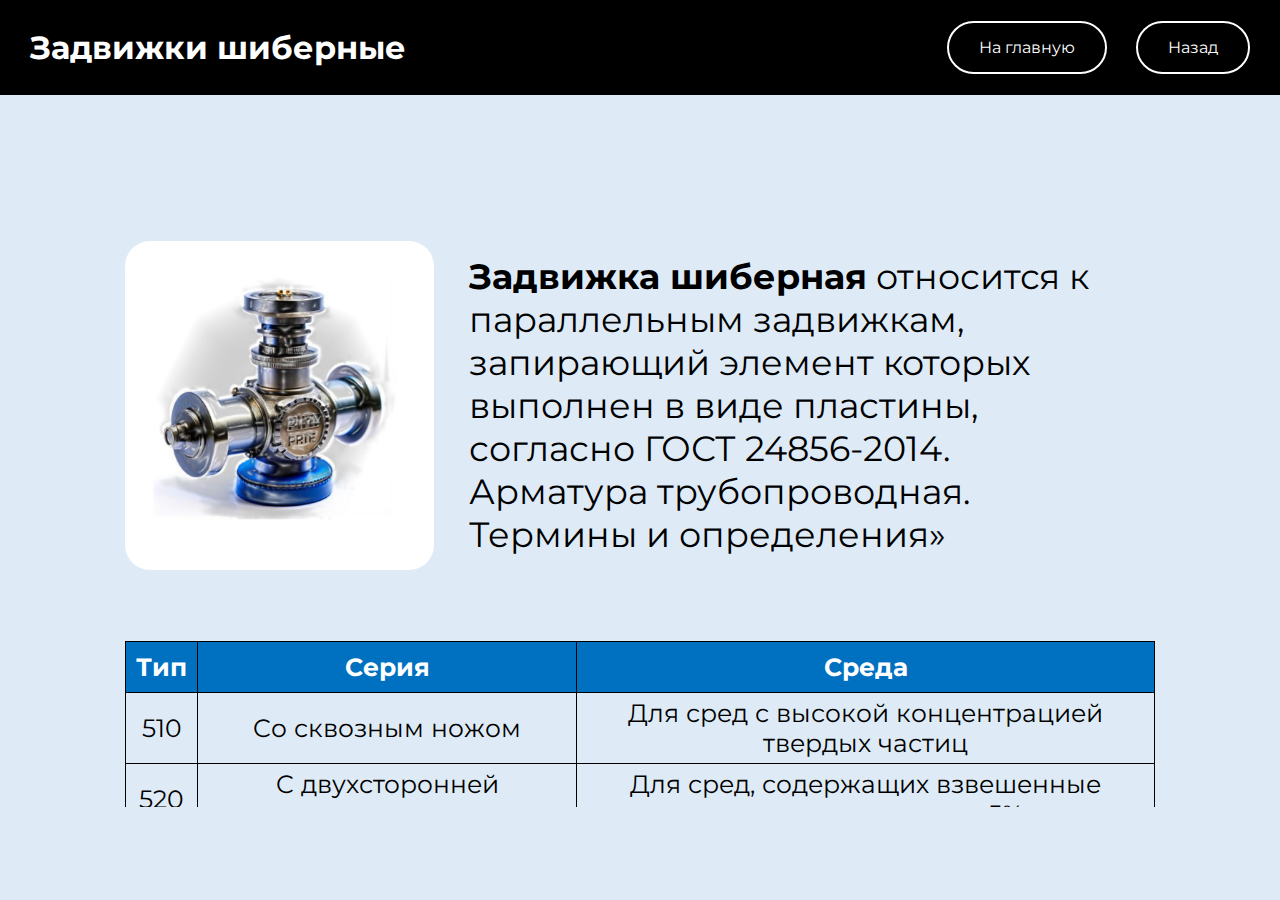
<file: pages/new_material/pages/theme_4/theme_4.html>
<!DOCTYPE html>
<html lang="en">
<head>
    <meta charset="UTF-8">
    <meta name="viewport" content="width=device-width, initial-scale=1.0">
    <title>Задвижки шиберные</title>
    <link rel="stylesheet" href="https://cdnjs.cloudflare.com/ajax/libs/font-awesome/4.7.0/css/font-awesome.css" integrity="sha512-5A8nwdMOWrSz20fDsjczgUidUBR8liPYU+WymTZP1lmY9G6Oc7HlZv156XqnsgNUzTyMefFTcsFH/tnJE/+xBg==" crossorigin="anonymous" referrerpolicy="no-referrer" />
    <link rel="stylesheet" href="./style/style.css">
    <link rel="stylesheet" href="./style/popup.css">
</head>
<body>
    <div class="main_window">
        <div class="black_header">
            <h1>
                Задвижки шиберные
            </h1>
            <div class="links_black_header">
                <a href="../../../../index.html">На главную</a>
                <a href="../../../new_material/page_new_mat.html">Назад</a>
            </div>
        </div>
        <div class="container">
            <div class="content">
                <div class="first_part">
                    <img src="./style/ai_image_1.png" alt="ai_image_1">
                    <p><span>Задвижка шиберная</span> относится к параллельным задвижкам, запирающий элемент которых выполнен в виде пластины, согласно ГОСТ 24856-2014. Арматура трубопроводная. Термины и определения»
                    </p>
                </div>
                <div class="table_part">
                    <table class="iksweb3">
                        <tbody>
                            <tr>
                                <th>Тип</th>
                                <th>Серия</th>
                                <th>Среда</th>
                            </tr>
                            <tr>
                                <td>510</td>
                                <td>Cо сквозным ножом</td>
                                <td>Для сред с высокой концентрацией твердых частиц</td>
                            </tr>
                            <tr>
                                <td>520</td>
                                <td>C двухсторонней герметичностью</td>
                                <td>Для сред, содержащих взвешенные твердые примеси до 5%</td>
                            </tr>
                            <tr>
                                <td>530</td>
                                <td>C двухсторонней герметичностью в разборном корпусе</td>
                                <td>Транспортировка слабозагрязненных жидкостей с содержанием взвешенных частиц до 5%</td>
                            </tr>
                            <tr>
                                <td>540</td>
                                <td>C односторонней герметичностью</td>
                                <td>Транспортировка  жидкостей с содержанием взвешенных частиц до 5% или волокнистых включений до 35%</td>
                            </tr>
                            <tr>
                                <td>550</td>
                                <td>C двухсторонней герметичностью с внутренними резиновыми вставками</td>
                                <td>Предназначены для использования на линиях транспортировки жидкостей с суспензией твердых частиц, воды с содержанием грязи, камней и пульпы</td>
                            </tr>
                            <tr>
                                <td>560</td>
                                <td>C двухсторонней герметичностью с полиуретановым уплотнением</td>
                                <td>Транспортировка высокоабразивных рабочих сред с большим содержанием твердых включений</td>
                            </tr>
                            <tr>
                                <td>570</td>
                                <td>C односторонней герметичностью в закрытом корпусе для высокого давления</td>
                                <td>Транспортировка жидкостей с содержанием взвешенных частиц до 5% в условиях высокого давления</td>
                            </tr>
                        </tbody>
                    </table>
                </div>
                <div class="table_part">
                    <h2>Задвижки дисковые</h2>
                    <table class="iksweb">
                        <tbody>
                            <tr>
                                <th>Модель</th>
                                <th>Характеристика</th>
                                <th>Область применения</th>
                            </tr>
                            <tr>
                                <td><span>ЗД</span></td>
                                <td class="iksweb_td2">задвижка стальная, полнопроходная, шибер дисковый с возможностью регулирования расхода транспортируемой жидкости</td>
                                <td rowspan="2">Используются в качестве запорного и (или) запорно-регулирующего устройства в нефтеперерабатывающих производствах  на трубопроводах с температурой транспортируемой среды не более +120 °С
                                </td>
                            </tr>
                            <tr>
                                <td><span>ЗДШ</span></td>
                                <td class="iksweb_td2">задвижка стальная, шибер дисковый, быстросменные или со встроенные штуцеры для ступенчатого регулирования расхода транспортируемой жидкости</td>
                            </tr>
                        </tbody>
                    </table>
                </div>
                <div class="third_part">
                    <h2>Рассмотрите конструкцию шиберной однодисковой задвижки</h2>
                    <div class="shema_arm">
                        <div class="image_part">
                            <a href="#popup1"><i class="fa fa-search-plus" aria-hidden="true"></i></a>
                            <img src="./style/drawning_arm.jpg" alt="drawning_arm">
                        </div>
                        <div class="text_part">
                            <p> 
                                <h1>Задвижка шиберная однодисковая</h1>
                            </p>
                            <div class="list_shema">
                                <p>
                                    1 – шибер; <br>
                                    2 – патрубок; <br>
                                    3 – корпус; <br>
                                    4 – узел крепления; <br>
                                    5 – седло; <br>
                                    6 – шпилька; <br>
                                    7 – кольцо уплотнительное; <br>
                                    8 – прокладка; <br>                    
                                </p>
                                <p>
                                    9 – крышка верхняя; <br>
                                    10 – набивка сальника; <br>
                                    11 – планка нажимная; <br>
                                    12 – шпиндель; <br>
                                    13 – кожух; <br>
                                    14 – элемент приводы выходной; <br>
                                    15 – стойка. <br>            
                                </p>
                            </div>
                        </div>
                    </div>
                </div>
            </div>
        </div>
        <div id="popup1" class="popup">
            <div class="popup_body">
                <div class="popup_content">
                    <div class="popup_header">
                        <h3>Задвижка шиберная стальная</h3>
                        <a href="#" class="close_popup"><i class="fa fa-times-circle fa-2xl" aria-hidden="true"></i></a>
                    </div>
                    <div class="popup_text">
                        <img src="./style/drawning_arm.jpg" alt="drawning_arm_big">
                        <div class="list_shema">
                            <p>
                                1 – шибер; <br>
                                2 – патрубок; <br>
                                3 – корпус; <br>
                                4 – узел крепления; <br>
                                5 – седло; <br>
                                6 – шпилька; <br>
                                7 – кольцо уплотнительное; <br>
                                8 – прокладка; <br>                    
                            </p>
                            <p>
                                9 – крышка верхняя; <br>
                                10 – набивка сальника; <br>
                                11 – планка нажимная; <br>
                                12 – шпиндель; <br>
                                13 – кожух; <br>
                                14 – элемент приводы выходной; <br>
                                15 – стойка. <br>            
                            </p>
                        </div>
                    </div>
                </div>
            </div>
        </div>
    </div>
</body>
</html>
</file>
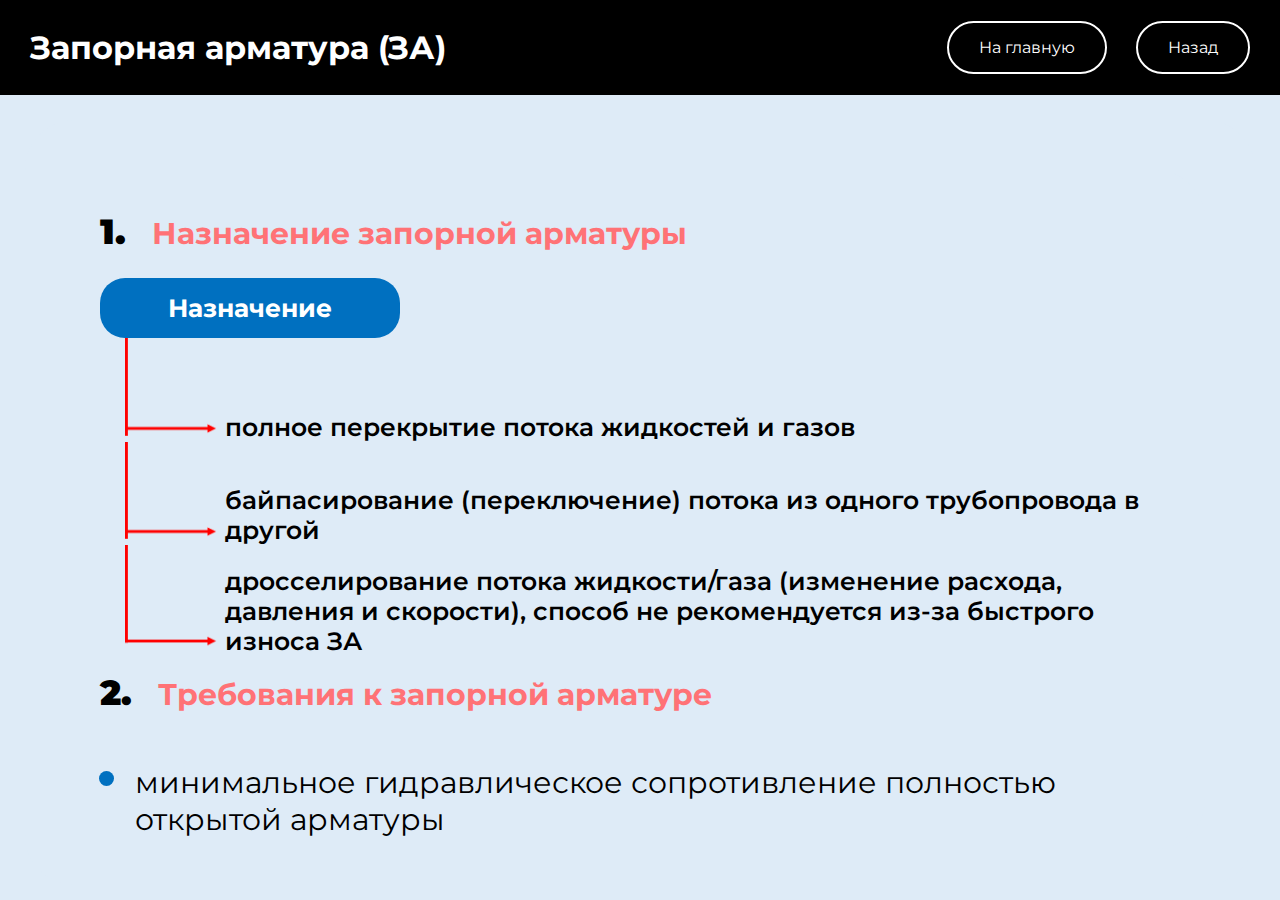
<file: pages/new_material/pages/theme_5/theme_5.html>
<!DOCTYPE html>
<html lang="en">
<head>
    <meta charset="UTF-8">
    <meta name="viewport" content="width=device-width, initial-scale=1.0">
    <link rel="stylesheet" href="https://cdnjs.cloudflare.com/ajax/libs/font-awesome/4.7.0/css/font-awesome.css" integrity="sha512-5A8nwdMOWrSz20fDsjczgUidUBR8liPYU+WymTZP1lmY9G6Oc7HlZv156XqnsgNUzTyMefFTcsFH/tnJE/+xBg==" crossorigin="anonymous" referrerpolicy="no-referrer" />
    <link rel="stylesheet" href="./style/style.css">
    <title>Запорная арматура (ЗА)</title>
</head>
<body>
    <div class="main_window">
        <div class="black_header">
            <h1>
                Запорная арматура (ЗА)
            </h1>
            <div class="links_black_header">
                <a href="../../../../index.html">На главную</a>
                <a href="../../../new_material/page_new_mat.html">Назад</a>
            </div>
        </div>
        <div class="container">
            <div class="content">
                <div class="table_part">
                    <h2><span>1. </span>Назначение запорной арматуры</h2>
                    <table class="iksweb">
                        <tbody>
                            <tr>
                                <th colspan="2">
                                    <div class="naznachenie">
                                        Назначение
                                    </div>
                                </th>
                            </tr>
                            <tr>
                                <td><img src="./style/arrow.png" alt="arrow"></td>
                                <td>полное перекрытие потока жидкостей и газов
                                </td>
                            </tr>
                            <tr>
                                <td><img src="./style/arrow.png" alt="arrow"></td>
                                <td>байпасирование (переключение) потока из одного трубопровода в другой
                                </td>
                            </tr>
                            <tr>
                                <td><img src="./style/arrow_end.png" alt="arrow"></td>
                                <td>дросселирование потока жидкости/газа (изменение расхода, давления и скорости), способ не рекомендуется из-за быстрого износа ЗА 
                                </td>
                            </tr>
                        </tbody>
                    </table>
                </div>
                <div class="list_part">
                    <h2><span>2. </span>Требования к запорной арматуре
                    </h2>
                    <ul>
                        <li>минимальное гидравлическое сопротивление полностью открытой арматуры</li>
                        <li>легкость срабатывания после длительной эксплуатации в открытом положении</li>
                        <li>высокая надежность, долговечность, безотказность</li>
                        <li>герметичность затвора и всех уплотнений</li>
                        <li>коррозионная стойкость, взрывобезопасность</li>
                    </ul>
                </div>
                <h2><span>3. </span>Задвижки</h2>
                <div class="shema_part">
                    <img src="./style/shema_1.png" alt="shema_1">
                </div>
            </div>
        </div>
    </div>
</body>
</html>
</file>
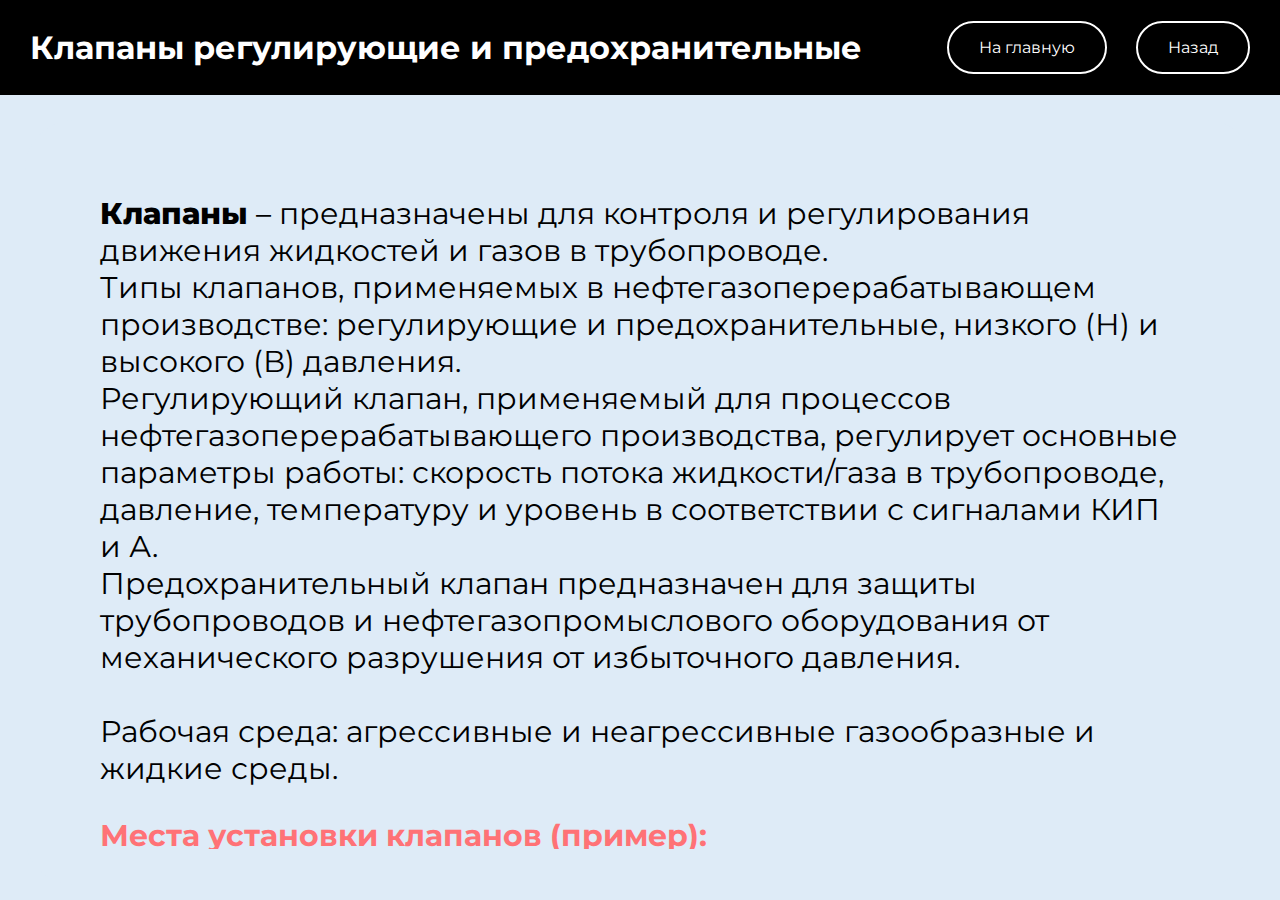
<file: pages/new_material/pages/theme_6/theme_6.html>
<!DOCTYPE html>
<html lang="en">
<head>
    <meta charset="UTF-8">
    <meta name="viewport" content="width=device-width, initial-scale=1.0">
    <link rel="stylesheet" href="https://cdnjs.cloudflare.com/ajax/libs/font-awesome/4.7.0/css/font-awesome.css" integrity="sha512-5A8nwdMOWrSz20fDsjczgUidUBR8liPYU+WymTZP1lmY9G6Oc7HlZv156XqnsgNUzTyMefFTcsFH/tnJE/+xBg==" crossorigin="anonymous" referrerpolicy="no-referrer" />
    <link rel="stylesheet" href="./style/style.css">
    <title>Клапаны регулирующие и предохранительные</title>
</head>
<body>
    <div class="main_window">
        <div class="black_header">
            <h1>
                Клапаны регулирующие и предохранительные
            </h1>
            <div class="links_black_header">
                <a href="../../../../index.html">На главную</a>
                <a href="../../../new_material/page_new_mat.html">Назад</a>
            </div>
        </div>
        <div class="container">
            <div class="content">
                <div class="table_part">
                    <p>
                        <span>Клапаны</span> – предназначены для контроля и регулирования движения жидкостей и газов в трубопроводе.  <br>
                        Типы клапанов, применяемых в нефтегазоперерабатывающем производстве: регулирующие и предохранительные, низкого (Н) и высокого (В) давления. <br>
                        Регулирующий клапан, применяемый для процессов нефтегазоперерабатывающего производства, регулирует основные параметры работы: скорость потока жидкости/газа в трубопроводе, давление, температуру и уровень в соответствии с сигналами КИП и А. <br>
                        Предохранительный клапан предназначен для защиты трубопроводов и нефтегазопромыслового оборудования от механического разрушения от избыточного давления.
                        <br>
                        <br>
                        Рабочая среда: агрессивные и неагрессивные газообразные и жидкие среды. <br>
                    </p>
                    <h2>Места установки клапанов (пример):</h2>
                    <div class="tables">
                        <div class="table1">
                            <table class="iksweb3">
                                <tbody>
                                    <tr>
                                        <th>Регулирующие</th>
                                    </tr>
                                    <tr>
                                        <td>Трубопровод подачи сырой нефти </td>
                                    </tr>
                                    <tr>
                                        <td>Трубопровод газа в линию горючих газов</td>
                                    </tr>
                                    <tr>
                                        <td>Байпас на трубопроводе нефти </td>
                                    </tr>
                                    <tr>
                                        <td>Трубопровод солесодержащей сточной воды </td>
                                    </tr>
                                    <tr>
                                        <td>Трубопровод нефти после отстоя </td>
                                    </tr>
                                    <tr>
                                        <td>Трубопровод обессоленной нефти после электродегидратора</td>
                                    </tr>
                                    <tr>
                                        <td>Трубопровод фракции 140 – 240°С</td>
                                    </tr>
                                    <tr>
                                        <td>Трубопровод обессоленной нефти </td>
                                    </tr>
                                    <tr>
                                        <td>Трубопровод первого цикла охлаждения колонны</td>
                                    </tr>
                                    <tr>
                                        <td>Трубопровод подачи пара в колонну</td>
                                    </tr>
                                    <tr>
                                        <td>Регулирование уровня раздела фаз в емкостях</td>
                                    </tr>
                                    <tr>
                                        <td>Регулирование подачи отбензиненной нефти</td>
                                    </tr>
                                    <tr>
                                        <td>Система регулирования давления газа в топливном  трубопроводе</td>
                                    </tr>
                                </tbody>
                            </table>
                        </div>
                        <div class="table2">
                            <table class="iksweb3">
                                <tbody>
                                    <tr>
                                        <th>Предохранительные</th>
                                    </tr>
                                    <tr>
                                        <td>Колонна атмосферная <br>
                                            Среда: углеводородный газ, пары фракции НК185°0С <br>
                                            Количество клапанов - 2 рабочих <br>
                                        </td>
                                    </tr>
                                    <tr>
                                        <td>
                                            Колонна стабилизации  <br>
                                            Среда: углеводородный газ, пары фракции НК-35°С <br>
                                            Количество клапанов - 1 рабочий <br>
                                        </td>
                                    </tr>
                                    <tr>
                                        <td>
                                            Электродегидраторы <br>
                                            Среда: нефть, вода <br>
                                            Количество клапанов - 4 рабочих <br>

                                        </td>
                                    </tr>
                                    <tr>
                                        <td>
                                            Емкость - отстойник  <br>
                                            Среда: нефть, вода, углеводородный газ <br>
                                            Количество клапанов -1 рабочий <br>
                                        </td>
                                    </tr>
                                </tbody>
                            </table>
                        </div>
                    </div>
                </div>
                <div class="list_part">
                    <h2><span>3. </span>Конструкция крана предохранительного низкого давления</h2>
                    <span class="head_for_image_1">Изучите схемы клапанов различного назначения, расположение основных узлов</span>
                    <br>
                    <div class="shema_2">
                        <div class="image_part">
                            <img src="./style/shema_1.png" alt="shema_2">
                            
                        </div>
                        
                        <p>
                            <span class="head_for_image_2">Клапан предохранительный ПКН</span><br>
                            <br>
                            1 – штуцер; <br>
                            2 - 3 – анкерный рычаг; <br>
                            4 – рычаг; <br>
                            5 – опорная шайба; <br>
                            6 – большая пружина; <br>
                            7 – малая пружина; <br>
                            8 – регулировочная втулка; <br>
                            9 – ударник; <br>
                            10 – штифт ударника; <br>
                            11 – мембрана; <br>
                            12 – переходной фланец. <br>
                        </p>
                    </div>
                </div>
                <h2><span>3. </span>КЛАПАН СППК</h2>
                <div class="shema_part">
                    <img src="./style/sppk.png" alt="sppk">
                </div>
            </div>
        </div>
    </div>
</body>
</html>
</file>
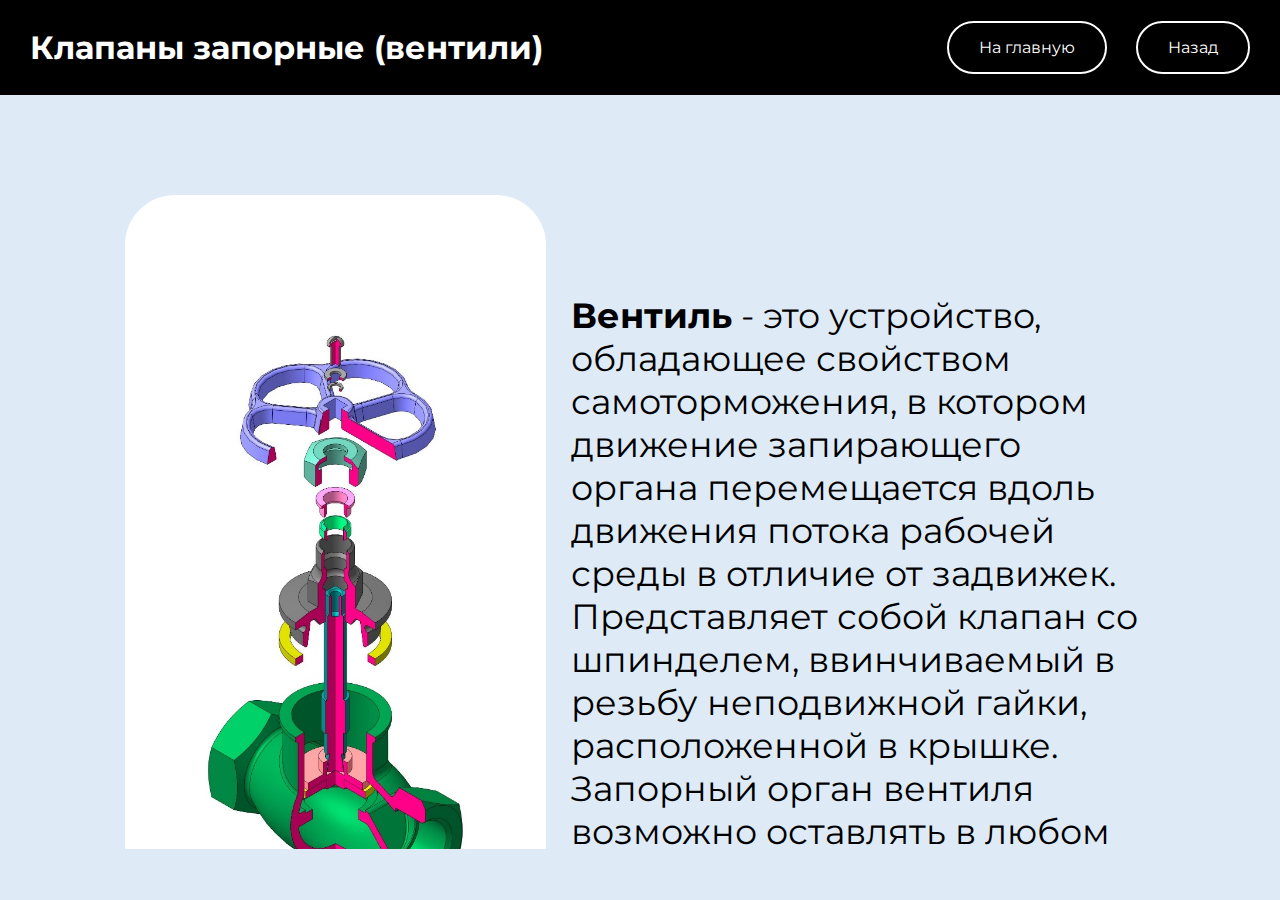
<file: pages/new_material/pages/theme_7/theme_7.html>
<!DOCTYPE html>
<html lang="en">
<head>
    <meta charset="UTF-8">
    <meta name="viewport" content="width=device-width, initial-scale=1.0">
    <link rel="stylesheet" href="https://cdnjs.cloudflare.com/ajax/libs/font-awesome/4.7.0/css/font-awesome.css" integrity="sha512-5A8nwdMOWrSz20fDsjczgUidUBR8liPYU+WymTZP1lmY9G6Oc7HlZv156XqnsgNUzTyMefFTcsFH/tnJE/+xBg==" crossorigin="anonymous" referrerpolicy="no-referrer" />
    <link rel="stylesheet" href="./style/style.css">
    <title>Клапаны запорные (вентили)</title>
</head>
<body>
    <div class="main_window">
        <div class="black_header">
            <h1>
                Клапаны запорные (вентили)
            </h1>
            <div class="links_black_header">
                <a href="../../../../index.html">На главную</a>
                <a href="../../../new_material/page_new_mat.html">Назад</a>
            </div>
        </div>
        <div class="container">
            <div class="content">
                <div class="table_part">
                    <img src="./style/shema_1.png" alt="">
                    <p><span>Вентиль</span> - это устройство, обладающее свойством самоторможения, в котором движение запирающего органа перемещается вдоль движения потока рабочей среды в отличие от задвижек. Представляет собой клапан со шпинделем, ввинчиваемый в резьбу неподвижной гайки, расположенной в крышке. Запорный орган вентиля возможно оставлять в любом промежуточном положении.
                    </p>
                </div>
                <div class="list_part">
                    <table class="iksweb3">
                        <tbody>
                            <tr>
                                <th colspan="3">КЛАССИФИКАЦИЯ</th>
                            </tr>
                            <tr>
                                <td class="bold_td" rowspan="4">По конструкции корпуса:</td>
                                <td>проходные</td>
                                <td>Основные элементы: корпус с соосными или параллельными патрубками. Монтаж осуществляется на прямых участках трубопровода.</td>
                            </tr>
                            <tr>
                                <td>прямоточные</td>
                                <td>Патрубки располагаются противоположно друг другу.  </td>
                            </tr>
                            <tr>
                                <td>смесительные трехходовые</td>
                                <td>Имеют три или четыре присоединительных патрубка и используются для соединения нескольких потоков с газообразными и жидкими рабочими средами. </td>
                            </tr>
                            <tr>
                                <td>угловые</td>
                                <td>Имеют перпендикулярно расположенные присоединительные патрубки, монтируются в поворотных местах.</td>
                            </tr>
                            <tr>
                                <td class="bold_td" rowspan="2">По типу регулирующего элемента:</td>
                                <td>односедельные</td>
                                <td>Клапан представляет собой иглу с переменным по длине сечением. Вентиль подходит для системы с небольшим потоком газа.</td>
                            </tr>
                            <tr>
                                <td>двухседельные</td>
                                <td>Предназначены для разгрузки штока по оси при разности давлений на входе и выходе.  </td>
                            </tr>
                            <tr>
                                <td class="bold_td" rowspan="2">По степени герметизации:</td>
                                <td>сальниковые</td>
                                <td>Простота конструкции, за счет чего предусматривается возможность смены сальника или донабивки.</td>
                            </tr>
                            <tr>
                                <td>сильфонные</td>
                                <td>Используются в системах с опасными (токсическими, взрывоопасными) веществами, когда утечка недопустима. Основной недостаток: не подлежат ремонту.</td>
                            </tr>
                        </tbody>
                    </table>
                </div>
                <div class="image_part">
                    <p class="head">
                        Рассмотрите схему вентиля с указанием потока движения транспортируемого сырья
                    </p>
                    <div class="center_part">
                        <img src="./style/shema_2.png" alt="shema_2">
                        <p>
                            Рисунок 5 – Вентиль <br>
                            1 – шток,
                            2 – сальниковый узел,
                            3 – клапан (прокладка),
                            4 – корпус.
                        </p>
                    </div>
                </div>
            </div>
        </div>
    </div>
</body>
</html>
</file>
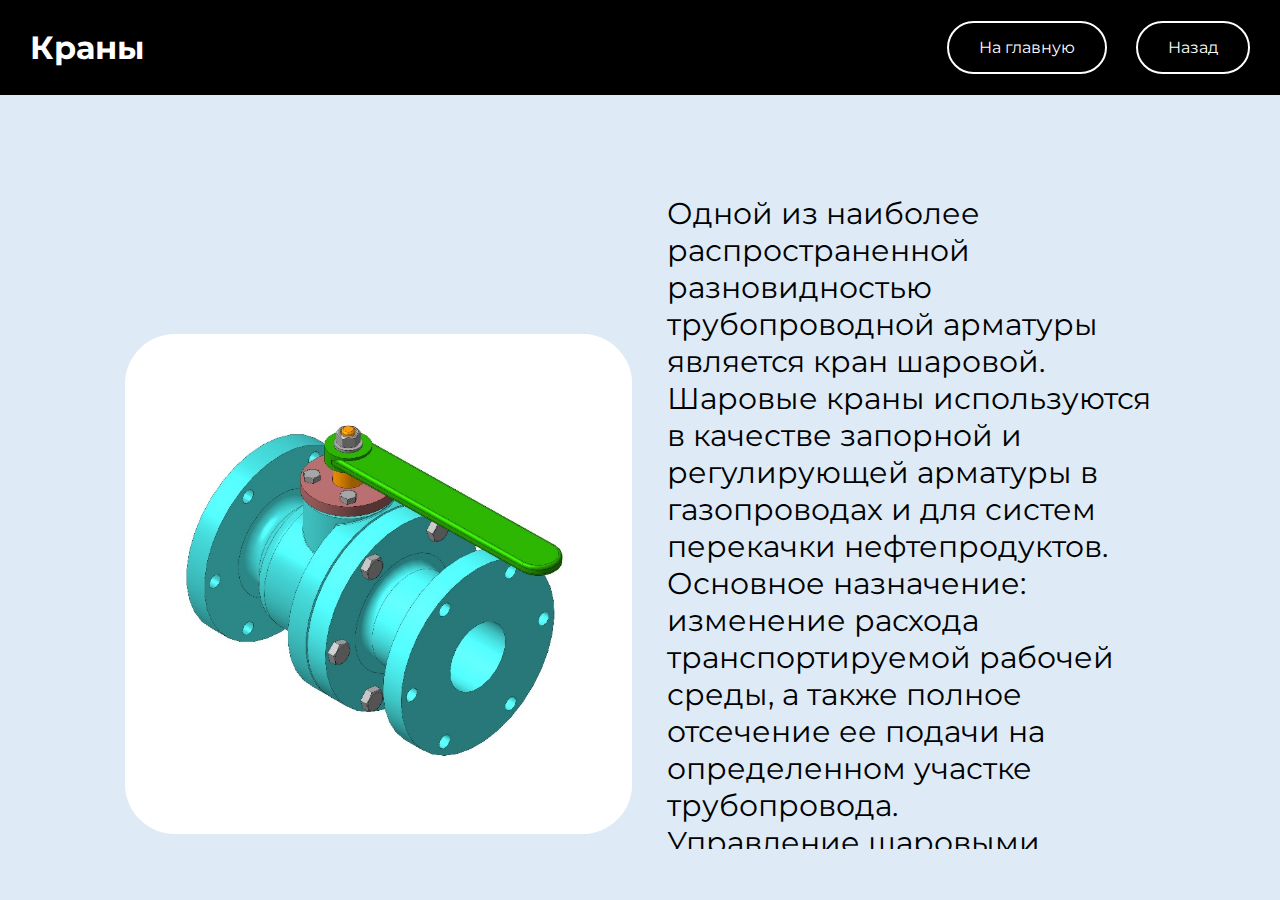
<file: pages/new_material/pages/theme_8/theme_8.html>
<!DOCTYPE html>
<html lang="en">
<head>
    <meta charset="UTF-8">
    <meta name="viewport" content="width=device-width, initial-scale=1.0">
    <link rel="stylesheet" href="https://cdnjs.cloudflare.com/ajax/libs/font-awesome/4.7.0/css/font-awesome.css" integrity="sha512-5A8nwdMOWrSz20fDsjczgUidUBR8liPYU+WymTZP1lmY9G6Oc7HlZv156XqnsgNUzTyMefFTcsFH/tnJE/+xBg==" crossorigin="anonymous" referrerpolicy="no-referrer" />
    <link rel="stylesheet" href="./style/style.css">
    <title>Краны</title>
</head>
<body>
    <div class="main_window">
        <div class="black_header">
            <h1>
                Краны
            </h1>
            <div class="links_black_header">
                <a href="../../../../index.html">На главную</a>
                <a href="../../../new_material/page_new_mat.html">Назад</a>
            </div>
        </div>
        <div class="container">
            <div class="content">
                <div class="table_part">
                    <img src="./style/shema_1.png" alt="shema_1">
                    <p>Одной из наиболее распространенной разновидностью трубопроводной арматуры является кран шаровой. <br>
                    Шаровые краны используются в качестве запорной и регулирующей арматуры в газопроводах и для систем перекачки нефтепродуктов. Основное назначение: изменение расхода транспортируемой рабочей среды, а также полное отсечение ее подачи на определенном участке трубопровода. <br>
                    Управление шаровыми кранами осуществляется с помощью рычага, редуктора или электропривода. <br>
                    </p>
                </div>
                <div class="middle_part">
                    <img src="./style/shema_2.png" alt="shema_2">
                    <p>Рисунок 6 – Кран шаровой фланцевого присоединения</p>
                </div>
                <div class="list_part">
                    <h2>Преимущества шаровых кранов:</h2>
                    <ol>
                        <li>удобная установка и эксплуатация;</li>
                        <li>возможность быстрого перекрытия потока в трубопроводе;</li>
                        <li>высокая надежность и герметичность;</li>
                        <li>простота конструкции;</li>
                        <li>малый износ конструкции;</li>
                        <li>не большие габариты;</li>
                        <li>возможность эксплуатации при высоком давлении и температуре.</li>
                    </ol>
                </div>
            </div>
        </div>
    </div>
</body>
</html>
</file>
<file: styles/style.css>
@import url('https://fonts.googleapis.com/css2?family=Montserrat:wght@200;300;400;500;600;700;800;900&family=Poppins:wght@200;300;400;500;600;700;800;900&display=swap');


*{
    margin: 0;
    padding: 0;
    box-sizing: border-box;
    font-family: 'Montserrat','Poppins', sans-serif;
}
   
body{
    background: #f4f4f4;
    display: flex;
    justify-content: center;
    align-items: center;
    min-height: 100vh;
    overflow-x: hidden;
}

a{
    text-decoration: none;
    color: #000;
}


.main_container{
    position: absolute;
    width: 100%;
    max-width: 100%;
    min-height: 100%;
    margin: 0px;
    background: #f4f4f4;
    display: grid;
    grid-template-columns: 1fr 3fr;
}


.profi_logo{
    margin-bottom: 50px;
}

.lern_new_material{
    background-color: rgb(255, 113, 117);
    border-radius: 2px 30px 2px 2px;
    min-height: 155px;
    display: flex;
    flex-direction: column;
    margin-bottom: 10px;
    box-shadow: 0px 0px 10px 2px rgba(0, 0, 0, .15);
}

.practic_new_material{
    background-color: rgb(255, 113, 117);
    border-radius: 2px 30px 2px 2px;
    min-height: 155px;
    display: flex;
    flex-direction: column;
    margin-bottom: 10px;
    box-shadow: 0px 0px 10px 2px rgba(0, 0, 0, .15);
}

.test_new_material{
    background-color: rgb(255, 113, 117);
    border-radius: 2px 30px 2px 2px;
    min-height: 155px;
    display: flex;
    flex-direction: column;
    margin-bottom: 10px;
    box-shadow: 0px 0px 10px 2px rgba(0, 0, 0, .15);
}

.lern_new_material:hover{
    background-color: rgb(255, 75, 79);
    transition: 0.3s;
}

.practic_new_material:hover{
    background-color: rgb(255, 75, 79);
    transition: 0.3s;
}

.test_new_material:hover{
    background-color: rgb(255, 75, 79);
    transition: 0.3s;
}

.upper_side{
    margin-top: 15px;
    margin-left: 15px;
    width: 500px;
    padding: 10px;
}

.bottom_side{
    margin-top: 10px;
    display: flex;
    align-items: center;
    justify-content: space-around;
}

.first_word{
    font-weight: 700;
    font-size: 18px;
    margin-bottom: 5px;
    color: white;
    font-family: 'Montserrat';
}

.second_word{
    font-size: 15px;
    margin-bottom: 25px;
    color: white;
    font-family: 'Montserrat';
}

.btn_metod_mat{
    min-width: 200px;
    border: solid;
    border-color: white;
    display: flex;
    align-items: center;
    justify-content: center;
    border-radius: 25px;
}

.btn_metod_mat:hover{
    border-color: rgb(175, 18, 18);
}

.btn_metod_mat:hover a{
    color: rgb(175, 18, 18);
}


.btn_metod_mat:active{
    border-color: white;
}

.btn_metod_mat:active a{
    color: white;
}


.btn_metod_mat a{
    margin-left: 8px;
    margin-right: 8px;
    height: 100%;
    width: 100%;
    display: flex;
    align-items: center;
    justify-content: center;
    color: white;
}

.btn_metod_mat i{
    margin-right: 5px;
    margin-top: 5px;
    margin-bottom: 5px;
    height: 25px;
    width: 20px;
    display: flex;
    align-items: center;
    justify-content: center;
    font-size: 20px;
}


.main_container{
    background-image: url(../content/Fon.png);
    background-position: bottom right;
    background-repeat: no-repeat;
    background-size: contain;
}

.upper_right{
    display: flex;
    margin-left: 150px;
    margin-top: 50px;
    font-size: 25px;
    color: #000;
}

.content_info{
    border-left: 2px solid #000;
    padding-left: 15px;
    color: #000;
}

.content_info:hover {
    border-left: 3px solid rgb(255, 75, 79);
    
}

.key_word{
    margin-left: 150px;
    border-left: 2px solid #000;
    padding-left: 15px;
    color: #000;
}

.key_word:hover{
    border-left: 3px solid rgb(255, 75, 79);
}

.theme{
    color: rgb(255, 75, 79);
    font-size: 30px;
    align-items: center;
    margin-top: 175px;
    margin-left: 150px;
}

.main_content_name{
    margin-top: 25px;
    margin-left: 150px;
    font-size: calc(4vw);
    font-weight: 900;
}

.fgos_and_mdk{
    display: flex;
    margin-left: 150px;
    
}

.Profi_logo1{
    display: none;
}

.fgos_and_mdk h5{
    font-weight: 400;
    font-size: 22px;
    max-width: 210px;
    margin-top: 75px;
    padding-bottom: 10px;
    border-bottom: solid 1px;
}

.fgos_text{
    margin-top: 25px;
    font-size: 20px;
    max-width: 500px;
}

.mdk{
    margin-left: 75px;
    width: 70px;
}

.mdk_text{
    font-size: 20px;
    margin-top: 25px;
    margin-left: 75px;
}

@media (max-width: 1580px){
    .main_container{
        background-image: url(../content/Fon2.png);
        background-position: bottom right;
        background-repeat: no-repeat;
        background-size: contain;
    }
}

@media (max-width: 1370px){
    .upper_right{
        margin-left: 50px;
    }
    .theme{
        margin-left: 50px;
    }
    .main_content_name{
        margin-left: 50px;
    }
    .fgos_and_mdk{
        margin-left: 50px;
    }
}

@media (max-width: 1270px){
    .upper_right{
        display: flex;
        margin-left: 50px;
        margin-top: 50px;
        font-size: 25px;
        color: #000;
    }

    .content_info{
        border-left: 2px solid #000;
        padding-left: 15px;
        color: #000;
    }
    
    .key_word{
        margin-left: 50px;
        border-left: 2px solid #000;
        padding-left: 15px;
        color: #000;
    }
    
    .theme{
        color: rgb(255, 113, 117);
        font-size: 30px;
        align-items: center;
        margin-top: 175px;
        margin-left: 50px;
    }
    

    .main_content_name{
        margin-top: 25px;
        margin-left: 50px;
        font-size: calc(4vw);
        font-weight: 900;
    }

    .fgos_and_mdk{
        display: flex;
        margin-left: 50px;
    }

    
    .fgos_text{
        margin-top: 25px;
        font-size: 18px;
        max-width: 250px;
    }
}

@media (max-width: 1120px){
    .main_content_name{
        font-size: calc(25px + 2vw);
        font-weight: 800;
    }

    .upper_right{
        display: block;
        font-size: 20px;
    }

    .key_word{
        margin-left: 0;
        margin-top: 25px;
    }

    .fgos_and_mdk{
        display: block;
        max-width: 250px;
        padding-bottom: 15px;
        margin-top: 25px;
    }

    .theme{
        font-size: 30px;
    }

    .main_content_name{
        font-size: calc(3px+1vw);
    }

    .fgos_and_mdk h5{
        margin-top: 25px;
        font-size: 22px;
    }

    .fgos_text{
        margin-bottom: 15px;
        font-size: 20px;
    }

    .mdk{
        margin-left: 0;
        margin-top: 10px;
    }
    
    .mdk_text{
        margin-left: 0;
    }
}

@media (max-width: 1024px){
    .first_word{
        font-size: 23px;
    }

    .Profi_logo1{
        display: flex;
    }

    .Profi_logo2{
        display: none;
    }

    #upper_left{
        display: block;
        font-size: 20px;
        margin-bottom: 50px;
    }

    .second_word{
        font-size: 18px;
        margin-bottom: 10px;
    }

    .upper_side{
        width: 95%;
    }

    .bottom_side{

        justify-content: space-around;
    }

    .main_container{
        background-image: url(../content/Fon3.png);
        background-position: bottom right;
        background-repeat: no-repeat;
        background-position-x: 2;
        background-size: auto;
    }

    .main_container{
        grid-template-columns: repeat(1, 1fr);
        grid-auto-flow: row;
    }

    .theme{
        margin-top: 50px;
    }

    .mdk_text{
        margin-bottom: 50px;
    }

    .main_content_name{
        max-width: 95vw;
    }
    .right_side{
        order: 1;
    }

    .left_side{
        order: 2;
    }
}

@media (max-width: 550px){
    .bottom_side{
        flex-direction: column;
    }
    .btn_metod_mat{
        margin-bottom: 15px;
        min-width: 270px;

    }
    .btn_metod_mat i{
        margin-top: 10px;
        margin-bottom: 10px;
    }
}

/* Popup window */

.popup {
    position: fixed;
    width: 100%;
    height: 100%;
    background-color: #00000050;
    top: 0;
    left: 0;
    color: white;
    opacity: 0;
    visibility: hidden;
    overflow-y: auto;
    overflow-x: hidden;
}

.popup_body {
    min-height: 100vh;
    display: flex;
    align-items: center;
    justify-content: center;
    padding: 30px 20px;
}

.popup_content {
    background-color: white;
    color: black;
    max-width: 700px;
    border-radius: 15px;
    padding: 25px;
}

.popup_header {
    display: flex;
    justify-content: space-between;
    padding-bottom: 15px;
    color: rgb(255, 113, 117);
    font-size: 25px;
}

.close_popup {
    font-size: 25px;
    margin-right: 5px;
}

.close_popup:active {
    color: rgb(255, 113, 117);
}

.popup_text {
    display: flex;
    align-items: center;
    font-size: 20px;
}

.popup::-webkit-scrollbar {
    width: 0;
}

.popup:target{
    opacity: 1;
    visibility: visible;
}

@media (max-width: 520px){
    .popup_text{
        flex-direction: column;
    }
    .popup_image{
        margin-left: 0;
        margin-top: 15px;
    }
}

.main_viewport::-webkit-scrollbar-track
{
	background-color: #dadada;
	border-radius: 0px;
    padding: 15px;
    width: 25px;
}

.main_viewport::-webkit-scrollbar
{
	width: 10px;
	background-color: #F5F5F5;
    padding: 15px;
    width: 15px;
}

.main_viewport::-webkit-scrollbar-thumb
{
	background-color: rgba(0, 0, 0, .2);
	border-radius: 10px;
	background-image: rgba(0, 0, 0, .2);
    width: 15px;
}
</file>
<file: styles/popup.css>
.popup_text{
    height: 500px;
    overflow-y: auto;
    scroll-snap-align: start;
    padding: 15px;
    align-items: flex-start;
    flex-direction: column;
    padding: 10px;
}

.popup_content_header{
    color: #ff7175;
    margin: 15px;
    margin-left: 0px;
}

.popup_tex_content{
    margin-left: 0px;
}

.key_word_text{
    margin-bottom: 20px;
    padding-bottom: 10px;
    border-bottom: solid 1px;
}

.key_word_text span{
    font-weight: 800;
}

.popup_method_list li{  
    margin: 15px;
}

.popup_method_list li ul{
    margin-left: 25px;
}

.popup_method_list li::marker{
    font-size: 30px;
    color: rgb(0, 112, 192);
}

.list_second_level li{
    font-size: 20px;
    list-style-type: none;
}

.list_second_level > li::marker{
    color: black;
    content: '-  ';
    margin-right: 25px;
}

.popup_text::-webkit-scrollbar-track
{   
    border-radius: 10px;
	background-color: #dadada;
	border-radius: 0px;
    padding: 15px;
    width: 25px;
}

.popup_text::-webkit-scrollbar
{
    border-radius: 10px;
	width: 10px;
	background-color: #F5F5F5;
    padding: 15px;
    width: 15px;
}

.popup_text::-webkit-scrollbar-thumb
{   

	background-color: rgba(0, 0, 0, .2);
	border-radius: 10px;
	background-image: rgba(0, 0, 0, .2);
    width: 15px;
}
</file>
<file: pages/new_material/styles/main.css>
@import url('https://fonts.googleapis.com/css2?family=Montserrat:wght@200;300;400;500;600;700;800;900&family=Poppins:wght@200;300;400;500;600;700;800;900&display=swap');

*{  
    margin: 0;
    padding: 0;
    box-sizing: border-box;
    font-family: 'Montserrat','Poppins', sans-serif;
}

a{
    text-decoration: none;
}

html{
    
    background-image: url('../content/background_image.jpg');
}

body{
    background-color: rgba(189, 215, 238, 0.85);
    min-height: 100%;
}

.black_header{
    padding: 30px;
    display: flex;
    align-items: center;
    justify-content: space-between;
    height: 95px;
    color: white;
    background-color: black;
    margin-bottom: 24px;
}

.black_header a{
    color: white;
    padding: 15px;
    padding-left: 30px;
    padding-right: 30px;
    border: solid 2px;
    border-radius: 35px;
}

.black_header a:hover{
    transition: 0.3s;
    background-color: white;
    color: black;
}

.container{
    min-height: 812px;
    display: flex;
    flex-direction: row;
    align-items: flex-start;
    justify-content: center;
}

.left_side{
    position: absolute;
    left: 0;
    top: 90px;
    padding: 35px;
    max-width: 600px;
}

.left_side p{
    font-weight: 600;
    font-size: 25px;
}

.left_side a{
    font-weight: 600;
    color: black;
    background-color: rgba(189, 215, 238, 0.65);
    position: absolute;
    text-align: center;
    left: 30px;
    top: 700px;
    width: 320px;
    padding: 20px;
    border: solid;
    border-radius: 75px;
}

.left_side a:active{
    color: red;
    border-color: red;
}

.right_side{
    position: absolute;
    bottom: 30px;
    right: 30px;
    padding: 25px;
}

.right_side img{
    height: 320px;
}

.hexagon_menu{
    display: inline-flex;
}

.hexagon{
    position: relative;
    background-color:  rgb(255, 114, 118);
    margin: 10px;
    height: 280px;
    width: 350px;
    display: flex;
    align-items: center;
    justify-content: center;
    clip-path: polygon(25% 0%, 75% 0%, 100% 50%, 75% 100%, 25% 100%, 0% 50%);
    transition-duration: 0.5s;
}

.hexagon_link{
    font-size: 18px;
    text-align: center;
    font-weight: 800;
    color: white;
}

.hexagon_link h3{
    width: 250px;
}

.hexagon:hover{
    
    transform: scale(1.02);
    background-color: rgb(255, 75, 79);
}

.first_column{
    height: 300px;
    margin-right: -100px;
    transform: translateY(295px);
}

.second_column{
    transform: translateY(150px);
}

.third_column{
    transform: translateY(5px);
    margin-left: -100px;
    margin-right: -100px;
}

.fourth_column{
    transform: translateY(150px);
}

.fifth_column{
    transform: translateY(5px);
    margin-left: -100px;
}

.popup {
    position: fixed;
    width: 100%;
    height: 100%;
    background-color: #00000050;
    top: 0;
    left: 0;
    color: white;
    opacity: 0;
    visibility: hidden;
    overflow-y: auto;
    overflow-x: hidden;
}

.popup_body {
    min-height: 100vh;
    display: flex;
    align-items: center;
    justify-content: center;
    padding: 30px 20px;
}

.popup_content {
    background-color: white;
    color: black;
    max-width: 700px;
    border-radius: 15px;
    padding: 25px;
}

.popup_header {
    display: flex;
    justify-content: space-between;
    padding-bottom: 15px;
    color: rgb(255, 113, 117);
    font-size: 22px;
}

.close_popup {
    font-size: 25px;
    width: 25px;
    margin-right: 5px;
    color: black;
}

.close_popup:active {
    color: rgb(255, 113, 117);
}

.popup_text {
    display: flex;
    align-items: center;
    font-size: 20px;
}

.popup::-webkit-scrollbar {
    width: 0;
}

.popup:target{
    opacity: 1;
    visibility: visible;
}

@media (max-width: 1450px){
    .black_header{
        height: 200px;
    }

    .container{
        display: flex;
        flex-direction: column;
        align-items: center;
    }
    
    .right_side{
        display: none;
    }

    .left_side{
        display: flex;
        max-width: 95%;
        top: 0;
        position: relative;
    }

    .left_side a{
        position: relative;
        top: 0;
        max-height: 100px;
    }

    .hexagon_menu{
        display: block;
        position: relative;

    }
    .first_column{
        height: 300px;
        margin-bottom: 0;
        margin-right: 0;
        transform: translateY(20px);
    }
    
    .second_column{
        transform: translateY(0);
    }
    
    .third_column{
        transform: translateY(0);
        margin-left: 0;
        margin-right: 0;
    }
    
    .fourth_column{
        transform: translateY(0);
    }
    
    .fifth_column{
        transform: translateY(0);
        margin-left: 0;
    }
}
</file>
<file: pages/new_material/styles/popup.css>
.popup_text{
    align-items: flex-start;
    flex-direction: column;
    padding: 10px;
}

.popup_content_header{
    color: #ff7175;
    margin: 15px;
    margin-left: 0px;
}

.popup_tex_content{
    margin-left: 0px;
}

.key_word_text{
    margin-bottom: 20px;
    padding-bottom: 10px;
    border-bottom: solid 1px;
}

.key_word_text span{
    font-weight: 800;
}

.popup_method_list li{  
    margin: 15px;
}

.popup_method_list li ul{
    margin-left: 25px;
}

.popup_method_list li::marker{
    font-size: 30px;
    color: rgb(0, 112, 192);
}

.list_second_level li{
    font-size: 18px;
    list-style-type: none;
}

.list_second_level > li::before{
    content: '\2014';
    position: absolute;
    margin-left: -40px;
}

.popup_text{
    padding: 25px;
    padding-left: 40px;
    padding-bottom: 0;
    margin-bottom: 15px;
}

.popup_text li{
    font-size: 22px;
    margin-bottom: 15px;
}

.popup_text ol li::marker{
    font-size: 30px;
    font-weight: 800;
}
</file>
<file: pages/new_material/pages/theme_1/styles/styles.css>
@import url('https://fonts.googleapis.com/css2?family=Montserrat:wght@200;300;400;500;600;700;800;900&family=Poppins:wght@200;300;400;500;600;700;800;900&display=swap');

*{  
    margin: 0;
    padding: 0;
    box-sizing: border-box;
    font-family: 'Montserrat','Poppins', sans-serif;
}

a{
    text-decoration: none;
}

body{
    background-color: rgb(222, 235, 247);
    height: 100vh;
}

.container{
    height: 100%;
}

.black_header{
    padding: 30px;
    display: flex;
    align-items: center;
    justify-content: space-between;
    height: 95px;
    color: white;
    background-color: black;
    margin-bottom: 30px;
}

.black_header a{
    color: white;
    padding: 15px;
    padding-left: 30px;
    padding-right: 30px;
    border: solid 2px;
    border-radius: 35px;
    width: 300px;
    margin-left: 25px;
}

.black_header a:hover{
    transition: 0.3s;
    background-color: white;
    color: black;
}

.main_window h2{
    color: rgb(255, 114, 118);
    padding: 0px 25px 25px 25px;
    font-size: 30px;
}

.second_theme{
    margin-top: 25px;
}

.main_window h2 span{
    color: black;
    font-weight: 900;
    font-size: 35px;
    margin-right: 25px;
}

.general_side{
    max-height: 85vh;
    background-color: rgb(222, 235, 247);
    border-radius: 50px;
    padding: 5px;
    margin: 25px;
}

.first_part{
    display: flex;
}

.content{
    display: flex;
    flex-direction: column;
    height: 83vh;
    overflow-y: auto;
    scroll-snap-align: start;
    padding: 35px;
    margin: 0px 25px 25px 0px;
    
}

.content img{
    height: 570px;
    border-radius: 30px;
    margin-right: 30px;
    margin-left: 5px;
}

.text_content{
    padding: 15px;
}

.content p{
    margin-bottom: 25px;
    font-size: 30px;
}

.content p span{
    font-weight: 700;
}

.second_part{
    width: 100%;
    display: flex;
    justify-content: space-between;
}

.second_part img{
    margin: 5px;
    height: 400px;
}

.anim_buttons{
    display: flex;
    width: 65vw;
    flex-direction: column;
    align-items: flex-start;
    justify-content: center;
    
}

.buttons_part{
    width: 100%;
    display: flex;
    flex-direction: row;
    align-items: center;
    justify-content: space-around;
}

.buttons_part a{
    color: white;
    font-weight: 600;
}

.anim_buttons img{
    height: 35px;
}

.anim_buttons h4{
    padding: 35px;
    font-size: 30px;
}

.anim_buttons a div{
    display: flex;
    height: 75px;
    width: 420px;
    padding: 15px;
    flex-direction: row;
    align-items: center;
    justify-content: space-between;
    margin: 15px;
    background-color: rgb(2, 94, 161);
    border-radius: 25px;
}

.anim_buttons a div p{
    font-size: 25px;
    margin: 5px;
    margin-left: 10px;
    background-color: rgb(2, 94, 161);
}

.third_part{
    margin: 40px;
    font-size: 30px;
}

.third_part h4{
    color: rgb(2, 94, 161);
    margin-bottom: 25px;
}

.third_part ol li{
    margin-left: 30px;
    margin-bottom: 15px;
}

.main_viewport::-webkit-scrollbar-track
{
	background-color: #dadada;
	border-radius: 0px;
    padding: 15px;
    width: 25px;
}

.main_viewport::-webkit-scrollbar
{
    border-radius: 10px;
	width: 10px;
	background-color: #f5f5f500;
    padding: 15px;
    width: 15px;
}

.main_viewport::-webkit-scrollbar-thumb
{
	background-color: rgba(0, 0, 0, .2);
	border-radius: 10px;
    width: 15px;
}

.content::-webkit-scrollbar-track
{   
    
    border-radius: 10px;
	background-color: #dadada;
	border-radius: 10px;
    padding: 15px;
    width: 25px;
    margin-top: 40px;
    margin-bottom: 25px;
}

.content::-webkit-scrollbar
{   
    
    border-radius: 10px;
	width: 10px;
	background-color: #f5f5f500;
    padding: 15px;
    width: 15px;
}

.content::-webkit-scrollbar-thumb
{   
    
	background-color: rgba(0, 0, 0, .2);
	border-radius: 10px;
	background-image: rgba(0, 0, 0, .2);
    width: 15px;
}


@media (max-width: 1445px){
    .black_header{
        text-align: center;
        height: 200px;
        flex-direction: column;
    }

    .black_header h1{
        margin-bottom: 35px;
    }

    .link_backward a:nth-child(1){
        margin-left: 0;
    }
    .second_part{
        align-items: center;
        flex-direction: column;
    }
}

@media (max-width: 1131px){
    .content img{
        margin-left: 0;
        margin-right: 0;
        height: 300px;
    }

    .text_content{
        margin-top: 25px;
    }

    .first_part{
        flex-direction: column;
    }
}

@media (max-width: 1131px){
    .content img{
        margin-left: 0;
        margin-right: 0;
        height: auto;
    }

    .text_content{
        margin-top: 25px;
    }

    .content{
        flex-direction: column;
    }

    .buttons_part{
        margin: 0;
        flex-direction: column;
    }
    .anim_buttons a div {
        margin-bottom: 0;
    }
    
}

@media (max-width: 618px){
    .black_header{
        height: 275px;
    }

    .general_side{
        border-radius: 10px;
    }

    .content img{
        margin-left: 0;
        margin-right: 0;
        height: auto;
    }

    .text_content{
        margin-top: 25px;
    }

    .content{
        flex-direction: column;
        padding: 15px;
    }
    .content h2{
        font-size: 25px;
    }

    .content h2 span{
        font-size: 28px;
    }

    .text_content p{
        font-size: 25px;
    }

    .second_part img{
        width: 250px;
    }

    .second_part h4{
        font-size: 25px;
        padding: 10px;
    }

    .buttons_part img{
        display: none;
    }

    .anim_buttons a div{
        width: 300px;
        border-radius: 25px;
    }
    .anim_buttons a div p{
        font-size: 20px;
    }

    .third_part h4{
        font-size: 15px;
    }
    .third_part li{
        font-size: 20px;
    }
}

@media (max-width: 456px){
    .text_content p{
        font-size: 20px;
    }
}
</file>
<file: pages/new_material/pages/theme_1/styles/popup.css>
.popup {
    position: fixed;
    width: 100%;
    height: 100%;
    background-color: #00000050;
    top: 0;
    left: 0;
    color: white;
    opacity: 0;
    visibility: hidden;
    overflow-y: auto;
    overflow-x: hidden;
}

.popup_body {
    min-height: 100vh;
    display: flex;
    align-items: center;
    justify-content: center;
    padding: 30px 20px;
}

.popup_content {
    background-color: white;
    color: black;
    max-width: 90vw;
    border-radius: 15px;
    padding: 25px;
}

.popup_header {
    display: flex;
    justify-content: space-between;
    padding-bottom: 15px;
    color: rgb(255, 113, 117);
    font-size: 22px;
}

.close_popup {
    font-size: 25px;
    width: 25px;
    margin-right: 5px;
    color: black;
}

.close_popup:active {
    color: rgb(255, 113, 117);
}

.popup_text {
    display: flex;
    align-items: center;
    font-size: 20px;
}

.popup_text img{
    max-width: 80vw;
}

.popup::-webkit-scrollbar {
    width: 0;
}

.popup:target{
    opacity: 1;
    visibility: visible;
}


.popup_text{
    align-items: flex-start;
    flex-direction: column;
}

.popup_content_header{
    color: #ff7175;
    margin: 15px;
    margin-left: 0px;
}

.popup_tex_content{
    margin-left: 0px;
}

.key_word_text{
    margin-bottom: 20px;
    padding-bottom: 10px;
    border-bottom: solid 1px;
}

.key_word_text span{
    font-weight: 800;
}

.popup_method_list li{  
    margin: 15px;
}

.popup_method_list li ul{
    margin-left: 25px;
}

.popup_method_list li::marker{
    font-size: 30px;
    color: rgb(0, 112, 192);
}

.list_second_level li{
    font-size: 18px;
    list-style-type: none;
}

.list_second_level > li::before{
    content: '\2014';
    position: absolute;
    margin-left: -40px;
}

.popup_text{
    padding-bottom: 0;
    margin-bottom: 15px;
}

.popup_text li{
    font-size: 22px;
    margin-bottom: 15px;
}

.popup_text ol li::marker{
    font-size: 30px;
    font-weight: 800;
}
</file>
<file: pages/new_material/pages/theme_2/styles/style.css>
@import url('https://fonts.googleapis.com/css2?family=Montserrat:wght@200;300;400;500;600;700;800;900&family=Poppins:wght@200;300;400;500;600;700;800;900&display=swap');

*{  
    margin: 0;
    padding: 0;
    box-sizing: border-box;
    font-family: 'Montserrat','Poppins', sans-serif;
}

a{
    text-decoration: none;
}

body{
    background-color: rgb(222, 235, 247);
    height: 100vh;
}

.container{
    height: 100%;
}

.black_header{
    padding: 30px;
    display: flex;
    align-items: center;
    justify-content: space-between;
    height: 95px;
    color: white;
    background-color: black;
    margin-bottom: 30px;
}

.black_header a{
    color: white;
    padding: 15px;
    padding-left: 30px;
    padding-right: 30px;
    border: solid 2px;
    border-radius: 35px;
    width: 300px;
    margin-left: 25px;
}

.black_header a:hover{
    transition: 0.3s;
    background-color: white;
    color: black;
}

.content{
    margin-left: 25px;
    margin-right: 25px;
    border-radius: 40px;
    background-color: rgb(222, 235, 247);
}

.main_window{
    display: flex;
    flex-direction: column;
    overflow-y: auto;
    scroll-snap-align: start;
    margin: 30px;
    margin-right: 50px;
    padding: 45px;
    height: 83vh;
    border-radius: 40px;
    background-color: rgb(222, 235, 247);
}

.first_part {
    display: flex;
    align-items: center;
    justify-content: center;
    margin: 10px;
}

.first_part img{
    width: 60vw;
}

.second_part{
    display: flex;
    flex-direction: column;
    align-items: flex-start;
    justify-content: flex-start;
}

.second_part span{
    font-size: 35px;
    margin-left: 15px;
    margin-right: 15px;
    font-weight: 900;
    color: black;
}

.second_part h4{
    margin-top: 50px;
    margin-bottom: 25px;
    font-size: 30px;
    font-weight: 700;
    color: rgb(255, 114, 118);
}

.second_part p{
    margin-top: 15px;
    margin-left: 20px;
    margin-bottom: 25px;
    font-size: 25px;
}

.second_part ul li{
    font-size: 25px;
    margin: 10px;
    margin-left: 75px;
    padding: 25px;
    border: solid 2px rgb(0, 112, 192);
    border-radius: 25px;
    list-style-image: url(/pages/new_material/pages/theme_2/styles/marker.svg);
}

.second_part ul li::marker{
    font-size: 50px;
    line-height: 0.5;
    margin-right: 15px;
}

.main_window::-webkit-scrollbar-track
{   
    border-radius: 10px;
	background-color: #dadada;
	border-radius: 10px;
    padding: 15px;
    width: 25px;
    margin-top: 50px;
    margin-bottom: 50px;
}

.main_window::-webkit-scrollbar
{   

    border-radius: 10px;
	width: 10px;
	background-color: #f5f5f500;
    padding: 15px;
    width: 15px;
    
}

.main_window::-webkit-scrollbar-thumb
{   
    margin-right: 25px;
	background-color: rgba(0, 0, 0, 0.2);
	border-radius: 10px;
	background-image: rgba(0, 0, 0, 0.2);
    width: 15px;
}

.table_part h5{
    display: flex;
    flex-direction: column;

    padding-top: 25px;
    margin: 25px;
    margin-bottom: 0;
    font-size: 30px;
}

.table_part p{
    font-size: 25px;
    margin-left: 25px;
}

.table_part table{
    border-collapse: collapse;
	border-spacing:0;
    border: solid 1px black;
    margin-top: 25px;
    width: 100%;
}

.table_part table tr{
    border: solid 1px black;
}

.litle_big{
    font-weight: 600;
    font-size: 22px;
}

.first_stroke{
    text-align: center;
    font-size: 25px;
    font-weight: 700;
    color: white;
    background-color: rgb(0, 112, 192);
}

.first_stroke .second_row{
    width: 900px;
}

.first_row{
    font-weight: 700;
    padding: 25px;
    font-size: 25px;
}

.table_part table tr td{
    padding: 10px;
    border: solid 1px black;
}

.table_data {
    font-size: 19px;
}

.arrows_image{
    height: 100px;
}

.table table {
    border-spacing: 0;
    border-collapse: collapse;
    border: 0;
    padding: 0;
    margin: 0;
}

.table table tr{
    border-spacing: 0;
    border-collapse: collapse;
    border: 0;
    padding: 0;
    margin: 0;
}

.table table tr td{
    border-spacing: 0;
    border-collapse: collapse;
    border: 0;
    padding: 0;
    margin: 0;
}

.inside_table{
    margin: 0;
    padding: 0;
    display: flex;
    align-items: center;
}

.inside_table p{
    padding-left: 25px;
    margin: 0;
    font-size: 18px;
}

.arrow_marker{
    height: 70px;
    margin-left: 25px;
    margin-right: 25px;
}

.inside_table p{
    margin: 0;
    padding: 0;
    font-size: 18px;
}

.litle_big2{
    font-weight: 600;
    font-size: 22px;
}
</file>
<file: pages/new_material/pages/theme_3/styles/style.css>
@import url('https://fonts.googleapis.com/css2?family=Montserrat:wght@200;300;400;500;600;700;800;900&family=Poppins:wght@200;300;400;500;600;700;800;900&display=swap');



*{  
    margin: 0;
    padding: 0;
    box-sizing: border-box;
    font-family: 'Montserrat','Poppins', sans-serif;
}

a{
    text-decoration: none;
}

body{
    background-color: rgb(222, 235, 247);
    height: 100vh;
}

.container{
    height: 100%;
}

.black_header{
    padding: 30px;
    display: flex;
    align-items: center;
    justify-content: space-between;
    height: 95px;
    color: white;
    background-color: black;
    margin-bottom: 30px;
}

.black_header a{
    color: white;
    padding: 15px;
    padding-left: 30px;
    padding-right: 30px;
    border: solid 2px;
    border-radius: 35px;
    width: 300px;
    margin-left: 25px;
}

.black_header a:hover{
    transition: 0.3s;
    background-color: white;
    color: black;
}


.content{
    overflow-y: auto;
    scroll-snap-align: start;
    margin-left: 25px;
    border-radius: 0px;
    background-color: rgb(222, 235, 247);
}

.main_window{
    display: flex;
    flex-direction: column;
    margin: 30px;
    margin-right: 50px;
    padding: 45px;
    height: 83vh;
    border-radius: 40px;
    background-color: rgb(222, 235, 247);
}

.first_part{

    padding: 25px;
}

.first_part span{
    font-size: 35px;
    margin-left: 15px;
    margin-right: 15px;
    font-weight: 900;
    color: black;
}

.first_part h4{
    margin-top: 25px;
    margin-bottom: 25px;
    font-size: 30px;
    font-weight: 700;
    color: rgb(255, 114, 118);
}

.shema_arm{
    display: flex;
    align-items: center;
}

.shema_arm p{
    margin-left: 25px;
    padding: 25px;
    font-size: 35px;
}

.image_part{
    display: flex;
    flex-direction: column;
    align-items: flex-end;
    justify-content: flex-start;
    padding: 20px;
    font-size: 35px;
    background-color: white;
    border-radius: 45px;
}

.image_part img{
    width: 400px;
    height: 500px;
}

.image_part a{
    display: flex;
    align-items: center;
    justify-content: center;
    color: white;
    border-radius: 30px;
    width: 60px;
    height: 60px;
    background-color: rgb(0, 112, 192);
}

.shema_arm_2 {
    display: flex;
    align-items: center;
    justify-content: center;
    width: 100%;
}

.second_part span{
    font-size: 35px;
    margin-left: 15px;
    margin-right: 15px;
    font-weight: 900;
    color: black;
}

.second_part h4{
    margin-top: 25px;
    margin-bottom: 25px;
    font-size: 30px;
    font-weight: 700;
    color: rgb(255, 114, 118);
}

.image_part_2{
    display: flex;
    flex-direction: column;
    align-items: flex-end;
    justify-content: center;
    padding: 20px;
    font-size: 35px;
    background-color: white;
    border-radius: 45px;
}

.image_part_2 img{
    width: 600px;
    height: 500px;
}

.image_part_2 a{
    display: flex;
    align-items: center;
    justify-content: center;
    color: white;
    border-radius: 30px;
    width: 60px;
    height: 60px;
    background-color: rgb(0, 112, 192);
}

.table_plus_minus{
    display: flex;
    align-items: center;
    padding: 25px;
    background-image: url(./table_background.png);
    margin-right: 15px;
}

.second_part p{
    padding: 25px;
    padding-left: 0;
    font-size: 25px;
}

.iksweb{
    text-align: start;
    max-width: 1200px;
    margin-right: 200px;
}



th{
    text-align: start;
    vertical-align: middle;
    margin-left: 25px;
    padding-left: 25px;
    font-size: 30px;
    font-weight: 800;
}

td{
    font-size: 22px;
}

td img{
    height: auto;
    width: 100px;
}

.iksweb th{
    color: #3eba94;
}

.iksweb {
    background-color: #e2f6f0;
}

.iksweb2{
    background-color: #ffe1e2;
}

.iksweb2 th{
    color: #fd7276;
}

.td_text{
    border-bottom: solid 2px #3eba94;
}

.td_text2{
    border-bottom: solid 2px #fd7276;
}

.content::-webkit-scrollbar-track
{   
    border-radius: 10px;
	background-color: #dadada;
	border-radius: 10px;
    padding: 15px;
    width: 25px;

}

.content::-webkit-scrollbar
{   

    border-radius: 10px;
	width: 10px;
	background-color: #f5f5f500;
    padding: 15px;
    width: 15px;
    
}

.content::-webkit-scrollbar-thumb
{   
    margin-right: 25px;
	background-color: rgba(0, 0, 0, 0.2);
	border-radius: 10px;
	background-image: rgba(0, 0, 0, 0.2);
    width: 15px;
}

.text_part p{
    font-size: 30px;
}


.text_part h1{
    margin-left: 50px;
    font-size: 25px;
}

.third_part img{
    width: 100%;
}

.third_part p{
    font-size: 25px;
}

.third_part ul li{
    font-size: 25px;
}

.third_page_text{
    font-size: 25px;
    margin-right: 15px;
}

.third_page_text_header{
    font-size: 25px;
}

.third_page_text span{
    font-weight: 700;
    margin: 0;
    font-size: 25px;
}

.iksweb3{
    border-spacing: 0px;
    border-collapse: collapse;
}

.iksweb3 th{
    text-align: center;
    font-size: 25px;
    font-weight: 700;
    border-spacing: 0px;
    border-collapse: collapse;
    color: white;
    background-color: rgb(0, 112, 192);
    padding: 10px;
    border: solid 1px black;
}

.iksweb3 tr td{
    text-align: center;
    border-spacing: 0px;
    font-size: 25px;
    padding: 5px;
    border: solid 1px black;
}
</file>
<file: pages/new_material/pages/theme_3/styles/popup.css>
.popup_text{
    align-items: flex-start;
    flex-direction: column;
    padding: 10px;
}

.popup_content_header{
    color: #ff7175;
    margin: 15px;
    margin-left: 0px;
}

.popup_tex_content{
    margin-left: 0px;
}

.key_word_text{
    margin-bottom: 20px;
    padding-bottom: 10px;
    border-bottom: solid 1px;
}

.key_word_text span{
    font-weight: 800;
}

.popup_method_list li{  
    margin: 15px;
}

.popup_method_list li ul{
    margin-left: 25px;
}

.popup_method_list li::marker{
    font-size: 30px;
    color: rgb(0, 112, 192);
}

.list_second_level li{
    font-size: 18px;
    list-style-type: none;
}

.list_second_level > li::before{
    content: '\2014';
    position: absolute;
    margin-left: -40px;
}

.popup_text{
    padding: 25px;
    padding-left: 40px;
    padding-bottom: 0;
    margin-bottom: 15px;
}

.popup_text li{
    font-size: 22px;
    margin-bottom: 15px;
}

.popup_text ol li::marker{
    font-size: 30px;
    font-weight: 800;
}

.popup {
    position: fixed;
    width: 100%;
    height: 100%;
    background-color: #00000050;
    top: 0;
    left: 0;
    color: white;
    opacity: 0;
    visibility: hidden;
    overflow-y: auto;
    overflow-x: hidden;
}

.popup_body {
    min-height: 100vh;
    display: flex;
    align-items: center;
    justify-content: center;
    padding: 30px 20px;
}

.popup_content {
    background-color: white;
    color: black;
    
    border-radius: 15px;
    padding: 25px;
}

.popup_header {
    display: flex;
    justify-content: space-between;
    padding-bottom: 15px;
    color: rgb(255, 113, 117);
    font-size: 22px;
}

.close_popup {
    font-size: 25px;
    width: 25px;
    margin-right: 5px;
    color: black;
}

.close_popup:active {
    color: rgb(255, 113, 117);
}

.popup_text {
    display: flex;
    align-items: center;
    font-size: 20px;
}

.popup_text img{
    max-width: 1200px;
}

.popup::-webkit-scrollbar {
    width: 0;
}

.popup:target{
    opacity: 1;
    visibility: visible;
}
</file>
<file: pages/new_material/pages/theme_4/style/style.css>
@import url('https://fonts.googleapis.com/css2?family=Montserrat:wght@200;300;400;500;600;700;800;900&family=Poppins:wght@200;300;400;500;600;700;800;900&display=swap');



*{  
    margin: 0;
    padding: 0;
    box-sizing: border-box;
    font-family: 'Montserrat','Poppins', sans-serif;
}

a{
    text-decoration: none;
}

body{
    background-color: rgb(222, 235, 247);
    height: 100vh;
    width: 100vw;
}

.black_header{
    padding: 30px;
    display: flex;
    align-items: center;
    justify-content: space-between;
    height: 95px;
    color: white;
    background-color: black;
}

.black_header a{
    color: white;
    padding: 15px;
    padding-left: 30px;
    padding-right: 30px;
    border: solid 2px;
    border-radius: 35px;
    width: 300px;
    margin-left: 25px;
}

.black_header a:hover{
    transition: 0.3s;
    background-color: white;
    color: black;
}

.container{
    height: 80vh;
    max-height: 800px;
    background-color: rgb(222, 235, 247);
    border-radius: 50px;
    padding: 25px;
    margin: 25px;
}

.first_part{
    display: flex;
    align-items: center;
    padding: 25px;
}

.first_part p{
    padding: 35px;
    font-size: 35px;
}

.first_part img{
    border-radius: 25px;
}

.first_part span{
    font-weight: 700;
}

.content{
    overflow-y: auto;
    scroll-snap-align: start;
    height: 95%;
    background-color: rgb(222, 235, 247);
    border-radius: 50px;
    padding: 25px;
    margin: 25px;
}

.content::-webkit-scrollbar-track
{   
    border-radius: 10px;
	background-color: #dadada;
	border-radius: 10px;
    padding: 15px;
    width: 25px;

}

.content::-webkit-scrollbar
{   

    border-radius: 10px;
	width: 10px;
	background-color: #f5f5f500;
    padding: 15px;
    width: 15px;
    
}

.content::-webkit-scrollbar-thumb
{   
    margin-right: 25px;
	background-color: rgba(0, 0, 0, 0.2);
	border-radius: 10px;
	background-image: rgba(0, 0, 0, 0.2);
    width: 15px;
}

.table_part{
    margin: 25px;
}

.iksweb3{
    border-spacing: 0px;
    border-collapse: collapse;
    width: 100%;
    padding: 25px;
}

.iksweb3 th{
    
    text-align: center;
    font-size: 25px;
    font-weight: 700;
    border-spacing: 0px;
    border-collapse: collapse;
    color: white;
    background-color: rgb(0, 112, 192);
    padding: 10px;
    border: solid 1px black;
}

.iksweb3 tr td{
    text-align: center;
    padding-top: 25px;
    border-spacing: 0px;
    font-size: 25px;
    padding: 5px;
    border: solid 1px black;
}

.table_part h2{
    color: rgb(255, 114, 118);
    margin-bottom: 25px;
}

.iksweb th{
    padding: 25px;
    font-size: 25px;
    font-weight: 900;
    letter-spacing: 1.25px;
    color: white;
    background-color: #8b98ad;
    border-bottom: solid 2px black;
}

.iksweb tr td{
    padding: 25px;
    font-size: 25px;
}

.iksweb tr td span{
    font-weight: 700;
    font-size: 25px;
}

.iksweb_td2{
    border-bottom: solid 2px green;
}

.shema_arm{
    display: flex;
    align-items: center;
}

.shema_arm p{
    margin-left: 25px;
    padding: 25px;
    font-size: 30px;
}

.image_part{
    display: flex;
    flex-direction: column;
    align-items: flex-end;
    justify-content: flex-start;
    padding: 20px;
    font-size: 25px;
    background-color: white;
    border-radius: 45px;
}

.image_part img{
    width: 600px;
    height: 500px;
}

.image_part a{
    display: flex;
    align-items: center;
    justify-content: center;
    color: white;
    border-radius: 30px;
    width: 60px;
    height: 60px;
    background-color: rgb(0, 112, 192);
}

.text_part{
    padding: 50px;
}

.third_part h2{
    color: rgb(255, 114, 118);
    margin: 25px;
    margin-top: 50px;
}

.list_shema{
    display: flex;
}

.first_part img{
    width: 30%;
}

.popup_text{
    display: flex;
}

.list_shema{
    font-size: 30px;
}

.popup_text img{
    width: 48%;
    margin-right: 100px;
}
</file>
<file: pages/new_material/pages/theme_4/style/popup.css>
.popup_text{
    align-items: flex-start;
    flex-direction: row;
    padding: 10px;
}

.popup_content_header{
    color: #ff7175;
    margin: 15px;
    margin-left: 0px;
}

.popup_tex_content{
    margin-left: 0px;
}

.key_word_text{
    margin-bottom: 20px;
    padding-bottom: 10px;
    border-bottom: solid 1px;
}

.key_word_text span{
    font-weight: 800;
}

.popup_method_list li{  
    margin: 15px;
}

.popup_method_list li ul{
    margin-left: 25px;
}

.popup_method_list li::marker{
    font-size: 30px;
    color: rgb(0, 112, 192);
}

.list_second_level li{
    font-size: 18px;
    list-style-type: none;
}

.list_second_level > li::before{
    content: '\2014';
    position: absolute;
    margin-left: -40px;
}

.popup_text{
    padding: 25px;
    padding-left: 40px;
    padding-bottom: 0;
    margin-bottom: 15px;
}

.popup_text li{
    font-size: 22px;
    margin-bottom: 15px;
}

.popup_text ol li::marker{
    font-size: 30px;
    font-weight: 800;
}

.popup {
    position: fixed;
    width: 100%;
    height: 100%;
    background-color: #00000050;
    top: 0;
    left: 0;
    color: white;
    opacity: 0;
    visibility: hidden;
    overflow-y: auto;
    overflow-x: hidden;
}

.popup_body {
    min-height: 100vh;
    display: flex;
    align-items: center;
    justify-content: center;
    padding: 30px 20px;
}

.popup_content {
    background-color: white;
    color: black;
    
    border-radius: 15px;
    padding: 25px;
}

.popup_header {
    display: flex;
    justify-content: space-between;
    padding-bottom: 15px;
    color: rgb(255, 113, 117);
    font-size: 22px;
}

.close_popup {
    font-size: 25px;
    width: 25px;
    margin-right: 5px;
    color: black;
}

.close_popup:active {
    color: rgb(255, 113, 117);
}

.popup_text {
    display: flex;
    align-items: center;
    font-size: 20px;
}

.popup_text img{
    max-width: 1200px;
}

.popup::-webkit-scrollbar {
    width: 0;
}

.popup:target{
    opacity: 1;
    visibility: visible;
}
</file>
<file: pages/new_material/pages/theme_5/style/style.css>
@import url('https://fonts.googleapis.com/css2?family=Montserrat:wght@200;300;400;500;600;700;800;900&family=Poppins:wght@200;300;400;500;600;700;800;900&display=swap');



*{  
    margin: 0;
    padding: 0;
    box-sizing: border-box;
    font-family: 'Montserrat','Poppins', sans-serif;
}

a{
    text-decoration: none;
}

body{
    background-color: rgb(222, 235, 247);
    height: 100vh;
    width: 100vw;
}

.black_header{
    padding: 30px;
    display: flex;
    align-items: center;
    justify-content: space-between;
    height: 95px;
    color: white;
    background-color: black;
}

.black_header a{
    color: white;
    padding: 15px;
    padding-left: 30px;
    padding-right: 30px;
    border: solid 2px;
    border-radius: 35px;
    width: 300px;
    margin-left: 25px;
}

.black_header a:hover{
    transition: 0.3s;
    background-color: white;
    color: black;
}

.container{
    height: 85vh;
    background-color: rgb(222, 235, 247);
    border-radius: 50px;
    padding: 25px;
    margin: 25px;
}

.container h2{
    font-size: 30px;
    margin-top: 15px;
    margin-bottom: 25px;
    color: rgb(255, 114, 118);
}

.container h2 span{
    font-size: 35px;
    font-weight: 900;
    margin-right: 15px;
    color: black;
}

.content{
    overflow-y: auto;
    scroll-snap-align: start;
    height: 95%;
    background-color: rgb(222, 235, 247);
    border-radius: 50px;
    padding: 25px;
    margin: 25px;
}

.table_part table{
    margin: 0;
    margin-right: 25px;
    padding: 0;
    border-collapse: collapse;
    border: none;
    border-spacing: 0px;
}

.table_part th div{
    text-align: center;
    padding: 15px;
    border-radius: 25px;
    background-color: #0070c0;
    width: 300px;
    color: white;
    font-size: 25px;
}

.table_part img{
    width: 100px;
    margin-left: 25px;
}

.table_part tr td{
    vertical-align: bottom;
    font-size: 25px;
    margin-left: 15px;
    font-weight: 600;
}

.content::-webkit-scrollbar-track
{   
    border-radius: 10px;
	background-color: #dadada;
	border-radius: 10px;
    padding: 15px;
    width: 25px;

}

.content::-webkit-scrollbar
{   

    border-radius: 10px;
	width: 10px;
	background-color: #f5f5f500;
    padding: 15px;
    width: 15px;
    
}

.content::-webkit-scrollbar-thumb
{   
    margin-right: 25px;
	background-color: rgba(0, 0, 0, 0.2);
	border-radius: 10px;
	background-image: rgba(0, 0, 0, 0.2);
    width: 15px;
}

.shema_part{
    display: flex;
    flex-direction: column;
    align-items: center;
    justify-content: center;
}

.list_part ul{
    margin: 35px;
    font-size: 30px;
}

.list_part ul li::marker{
    font-size: 45px;
    margin-top: 25px;
    vertical-align: middle;
    color: #0070c0;
}

.list_part ul li{
    margin-bottom: 25px;
    font-size: 30px;
}

.shema_part img{
    width: 70%;
}
</file>
<file: pages/new_material/pages/theme_6/style/style.css>
@import url('https://fonts.googleapis.com/css2?family=Montserrat:wght@200;300;400;500;600;700;800;900&family=Poppins:wght@200;300;400;500;600;700;800;900&display=swap');



*{  
    margin: 0;
    padding: 0;
    box-sizing: border-box;
    font-family: 'Montserrat','Poppins', sans-serif;
}

a{
    text-decoration: none;
}

body{
    background-color: rgb(222, 235, 247);
    height: 100vh;
    width: 100vw;
}

.black_header{
    padding: 30px;
    display: flex;
    align-items: center;
    justify-content: space-between;
    height: 95px;
    color: white;
    background-color: black;
}

.black_header a{
    color: white;
    padding: 15px;
    padding-left: 30px;
    padding-right: 30px;
    border: solid 2px;
    border-radius: 35px;
    width: 300px;
    margin-left: 25px;
}

.black_header a:hover{
    transition: 0.3s;
    background-color: white;
    color: black;
}

.table_part p{
    font-size: 30px;
    margin-bottom: 1em;
}

.table_part p br{
    display: block;
    margin-bottom: 15px;
    line-height: 2;
}

.table_part p span{
    font-size: 30px;
    font-weight: 800;
}

.container{
    height: 85vh;
    background-color: rgb(222, 235, 247);
    border-radius: 50px;
    padding: 25px;
    margin: 25px;
}

.container h2{
    font-size: 30px;
    margin-top: 15px;
    margin-bottom: 25px;
    color: rgb(255, 114, 118);
}

.container h2 span{
    font-size: 35px;
    font-weight: 900;
    margin-right: 15px;
    color: black;
}

.content{
    overflow-y: auto;
    scroll-snap-align: start;
    height: 95%;
    background-color: rgb(222, 235, 247);
    border-radius: 0px;
    padding: 25px;
    margin: 25px;
}

.table_part table{
    margin: 0;
    margin-right: 25px;
    padding: 0;
    border-collapse: collapse;
    border: none;
    border-spacing: 0px;
}

.table_part th div{
    text-align: center;
    padding: 15px;
    border-radius: 25px;
    background-color: #0070c0;
    width: 300px;
    color: white;
    font-size: 25px;
}

.table_part img{
    width: 100px;
    margin-left: 25px;
}

.table_part tr td{
    vertical-align: bottom;
    font-size: 25px;
    margin-left: 15px;
    font-weight: 600;
}

.content::-webkit-scrollbar-track
{   
    border-radius: 10px;
	background-color: #dadada;
	border-radius: 10px;
    padding: 15px;
    width: 25px;

}

.content::-webkit-scrollbar
{   

    border-radius: 10px;
	width: 10px;
	background-color: #f5f5f500;
    padding: 15px;
    width: 15px;
    
}

.content::-webkit-scrollbar-thumb
{   
    margin-right: 25px;
	background-color: rgba(0, 0, 0, 0.2);
	border-radius: 10px;
	background-image: rgba(0, 0, 0, 0.2);
    width: 15px;
}

.shema_part{
    display: flex;
    flex-direction: column;
    align-items: center;
    justify-content: center;
}

.list_part ul{
    margin: 35px;
    font-size: 30px;
}

.list_part ul li::marker{
    font-size: 45px;
    margin-top: 25px;
    vertical-align: middle;
    color: #0070c0;
}

.list_part ul li{
    margin-bottom: 25px;
    font-size: 30px;
}

.shema_part img{
    height: 700px;
}

.iksweb3{
    border-spacing: 0px;
    border-collapse: collapse;
}

.iksweb3 th{
    text-align: center;
    font-size: 25px;
    font-weight: 700;
    border-spacing: 0px;
    border-collapse: collapse;
    color: white;
    background-color: rgb(0, 112, 192);
    padding: 10px;
    border: solid 1px black;
}

.iksweb3 tr td{
    text-align: center;
    border-spacing: 0px;
    font-size: 25px;
    padding: 5px;
    border: solid 1px black;
}

.tables{
    display: flex;
}

.image_part{
    text-align: center;
}

.image_part p{
    font-size: 25px;
}

.image_part img{
    padding: 15px;
    border-radius: 70px;
}

.shema_2{
    display: flex;
    align-items: center;
}

.shema_2 p{
    margin-left: 25px;
    font-size: 30px;
}

.head_for_image_1{
    font-size: 25px;
    font-weight: 600;
    
}

.head_for_image_2{
    font-size: 30px;
    font-weight: 600;
    
}
</file>
<file: pages/new_material/pages/theme_7/style/style.css>
@import url('https://fonts.googleapis.com/css2?family=Montserrat:wght@200;300;400;500;600;700;800;900&family=Poppins:wght@200;300;400;500;600;700;800;900&display=swap');



*{  
    margin: 0;
    padding: 0;
    box-sizing: border-box;
    font-family: 'Montserrat','Poppins', sans-serif;
}

a{
    text-decoration: none;
}

body{
    background-color: rgb(222, 235, 247);
    height: 100vh;
    width: 100vw;
}

.black_header{
    padding: 30px;
    display: flex;
    align-items: center;
    justify-content: space-between;
    height: 95px;
    color: white;
    background-color: black;
}

.black_header a{
    color: white;
    padding: 15px;
    padding-left: 30px;
    padding-right: 30px;
    border: solid 2px;
    border-radius: 35px;
    width: 300px;
    margin-left: 25px;
}

.black_header a:hover{
    transition: 0.3s;
    background-color: white;
    color: black;
}

.container{
    height: 85vh;
    background-color: rgb(222, 235, 247);
    border-radius: 50px;
    padding: 25px;
    margin: 25px;
}

.container h2{
    font-size: 30px;
    margin-top: 15px;
    margin-bottom: 25px;
    color: rgb(255, 114, 118);
}

.container h2 span{
    font-size: 35px;
    font-weight: 900;
    margin-right: 15px;
    color: black;
}

.content{
    overflow-y: auto;
    scroll-snap-align: start;
    height: 95%;
    background-color: rgb(222, 235, 247);
    border-radius: 50px;
    padding: 25px;
    margin: 25px;
}

.table_part {
    display: flex;
    align-items: center;
}

.table_part p{
    font-size: 35px;
    margin: 25px;
}

.table_part p span{
    font-weight: 700;
}


.table_part img{
    height: 800px;
    padding: 50px;
    background-color: white;
    border-radius: 50px;
    margin-left: 25px;
}

.table_part tr td{
    vertical-align: bottom;
    font-size: 25px;
    margin-left: 15px;
    font-weight: 600;
}

.content::-webkit-scrollbar-track
{   
    border-radius: 10px;
	background-color: #dadada;
	border-radius: 10px;
    padding: 15px;
    width: 25px;

}

.content::-webkit-scrollbar
{   

    border-radius: 10px;
	width: 10px;
	background-color: #f5f5f500;
    padding: 15px;
    width: 15px;
    
}

.content::-webkit-scrollbar-thumb
{   
    margin-right: 25px;
	background-color: rgba(0, 0, 0, 0.2);
	border-radius: 10px;
	background-image: rgba(0, 0, 0, 0.2);
    width: 15px;
}

.shema_part{
    display: flex;
    flex-direction: column;
    align-items: center;
    justify-content: center;
}

.list_part ul{
    margin: 35px;
    font-size: 30px;
}

.list_part ul li::marker{
    font-size: 45px;
    margin-top: 25px;
    vertical-align: middle;
    color: #0070c0;
}

.list_part ul li{
    margin-bottom: 25px;
    font-size: 30px;
}

.shema_part img{
    width: 70%;
}

.iksweb3{
    margin-top: 25px;
    border-spacing: 0px;
    border-collapse: collapse;
}

.iksweb3 th{
    text-align: center;
    font-size: 25px;
    font-weight: 700;
    border-spacing: 0px;
    border-collapse: collapse;
    color: white;
    background-color: rgb(0, 112, 192);
    padding: 10px;
    border: solid 1px black;
}

.iksweb3 tr td{
    text-align: center;
    border-spacing: 0px;
    font-size: 25px;
    padding: 5px;
    border: solid 1px black;
}

.head{
    font-size: 25px;
    margin: 25px;
}

.center_part{
    display: flex;
    flex-direction: column;
    align-items: center;
    justify-content: center;
}

.center_part p{
    text-align: center;
    font-size: 25px;
    margin: 15px;
}

.center_part img{
    border-radius: 50px;
}

.bold_td{
    font-weight: 700;
}
</file>
<file: pages/new_material/pages/theme_8/style/style.css>
@import url('https://fonts.googleapis.com/css2?family=Montserrat:wght@200;300;400;500;600;700;800;900&family=Poppins:wght@200;300;400;500;600;700;800;900&display=swap');



*{  
    margin: 0;
    padding: 0;
    box-sizing: border-box;
    font-family: 'Montserrat','Poppins', sans-serif;
}

a{
    text-decoration: none;
}

body{
    background-color: rgb(222, 235, 247);
    height: 100vh;
    width: 100vw;
}

.black_header{
    padding: 30px;
    display: flex;
    align-items: center;
    justify-content: space-between;
    height: 95px;
    color: white;
    background-color: black;
}

.black_header a{
    color: white;
    padding: 15px;
    padding-left: 30px;
    padding-right: 30px;
    border: solid 2px;
    border-radius: 35px;
    width: 300px;
    margin-left: 25px;
}

.black_header a:hover{
    transition: 0.3s;
    background-color: white;
    color: black;
}

.container{
    height: 85vh;
    background-color: rgb(222, 235, 247);
    border-radius: 50px;
    padding: 25px;
    margin: 25px;
}

.container h2{
    font-size: 30px;
    margin-top: 15px;
    margin-bottom: 25px;

}

.container h2 span{
    font-size: 35px;
    font-weight: 900;
    margin-right: 15px;
    color: black;
}

.content{
    overflow-y: auto;
    scroll-snap-align: start;
    height: 95%;
    background-color: rgb(222, 235, 247);
    border-radius: 50px;
    padding: 25px;
    margin: 25px;
}

.table_part table{
    margin: 0;
    margin-right: 25px;
    padding: 0;
    border-collapse: collapse;
    border: none;
    border-spacing: 0px;
}

.table_part th div{
    text-align: center;
    padding: 15px;
    border-radius: 25px;
    background-color: #0070c0;
    width: 300px;
    color: white;
    font-size: 25px;
}

.table_part img{
    width: 100px;
    margin-left: 25px;
}

.table_part tr td{
    vertical-align: bottom;
    font-size: 25px;
    margin-left: 15px;
    font-weight: 600;
}

.content::-webkit-scrollbar-track
{   
    border-radius: 10px;
	background-color: #dadada;
	border-radius: 10px;
    padding: 15px;
    width: 25px;

}

.content::-webkit-scrollbar
{   

    border-radius: 10px;
	width: 10px;
	background-color: #f5f5f500;
    padding: 15px;
    width: 15px;
    
}

.content::-webkit-scrollbar-thumb
{   
    margin-right: 25px;
	background-color: rgba(0, 0, 0, 0.2);
	border-radius: 10px;
	background-image: rgba(0, 0, 0, 0.2);
    width: 15px;
}

.shema_part{
    display: flex;
    flex-direction: column;
    align-items: center;
    justify-content: center;
}

.list_part ol{
    margin: 45px;
    font-size: 30px;
}

.list_part ol li::marker{
    margin-top: 25px;
    font-weight: 600;
    vertical-align: middle;
    color: #0070c0;
}

.list_part ol li{
    margin-bottom: 10px;
    font-size: 30px;
}

.shema_part img{
    width: 70%;
}

.table_part{
    display: flex;
    align-items: center;
    margin-bottom: 50px;
}

.table_part img{
    height: 500px;
    width: auto;
    background-color: white;
    padding-left: 60px;
    border-radius: 50px;
}

.table_part p{
    font-size: 30px;
    margin-left: 35px;
    margin-right: 25px;
}

.middle_part{
    display: flex;
    flex-direction: column;
    align-items: center;
    justify-content: center;
    margin: 35px;
}

.middle_part img{
    width: 50%;
    border-radius: 50px;
}

.middle_part p{
    font-size: 30px;
    margin: 15px;
}
</file>
